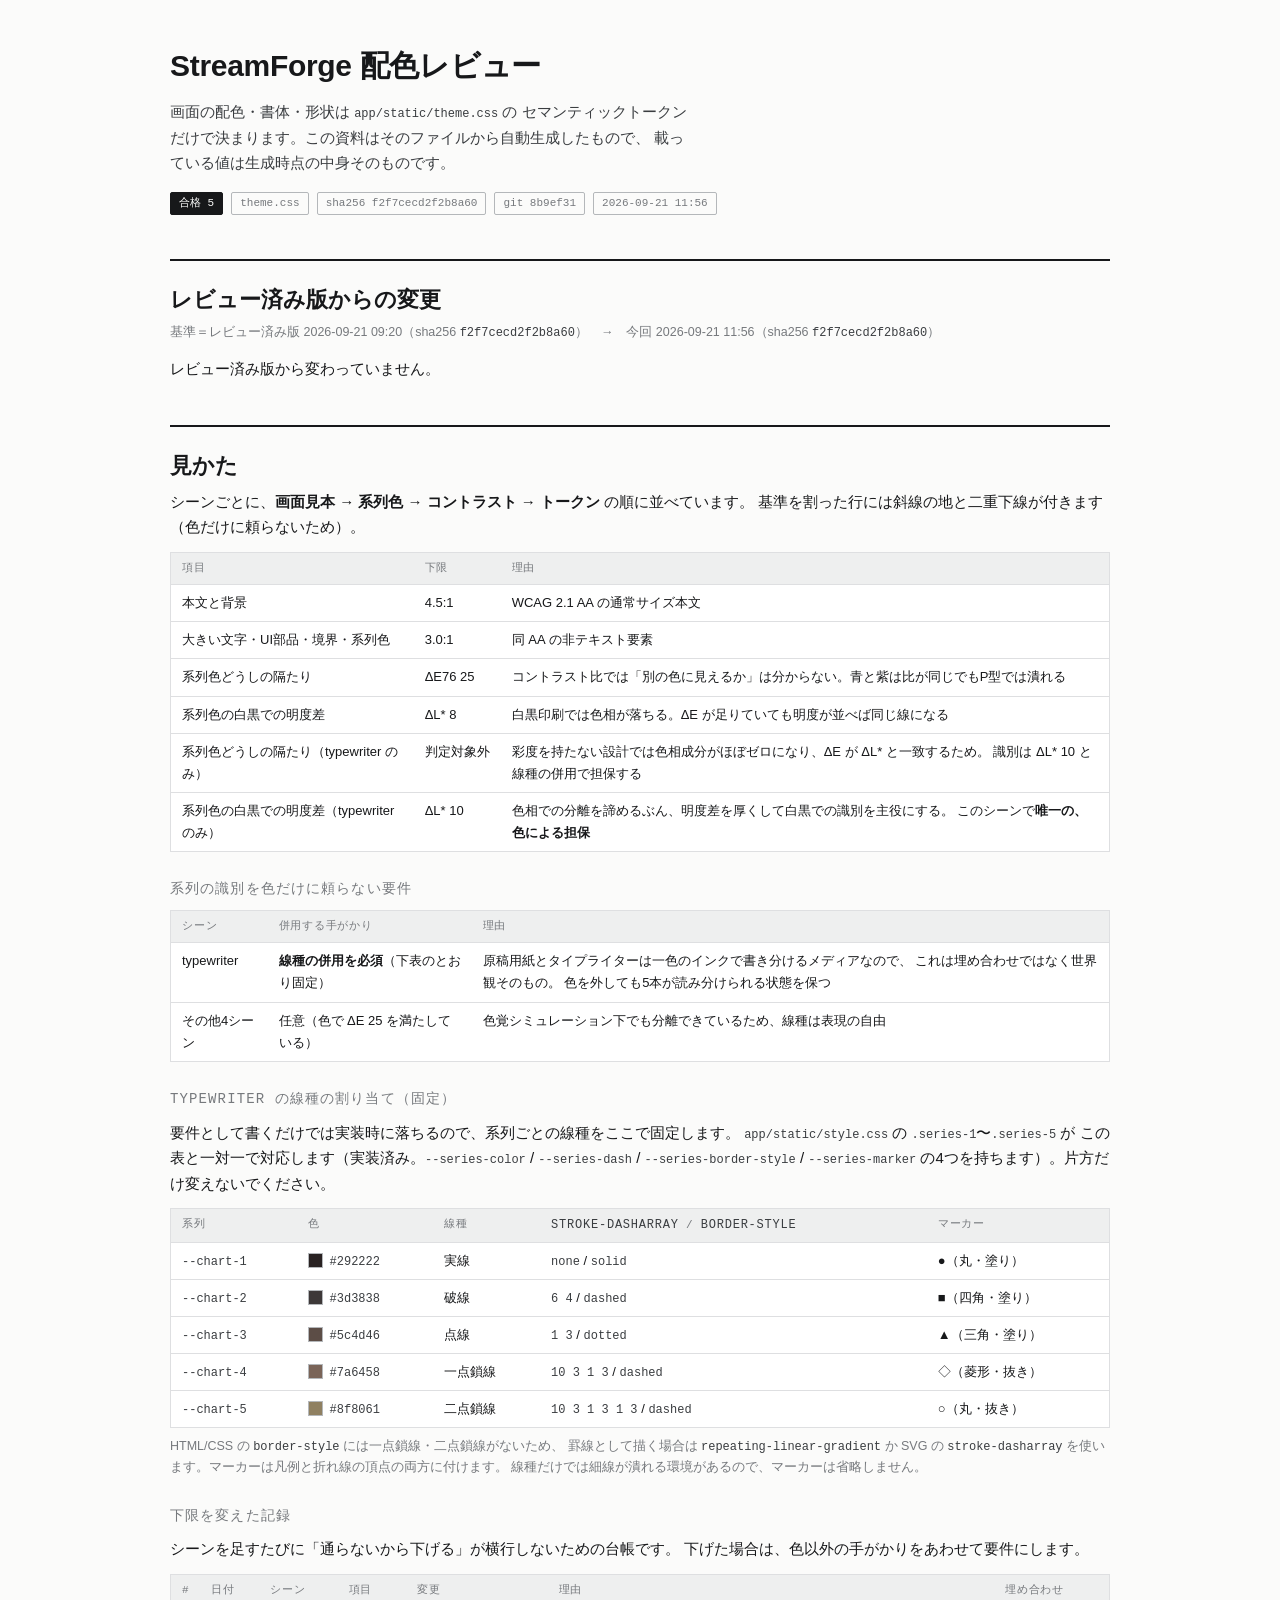
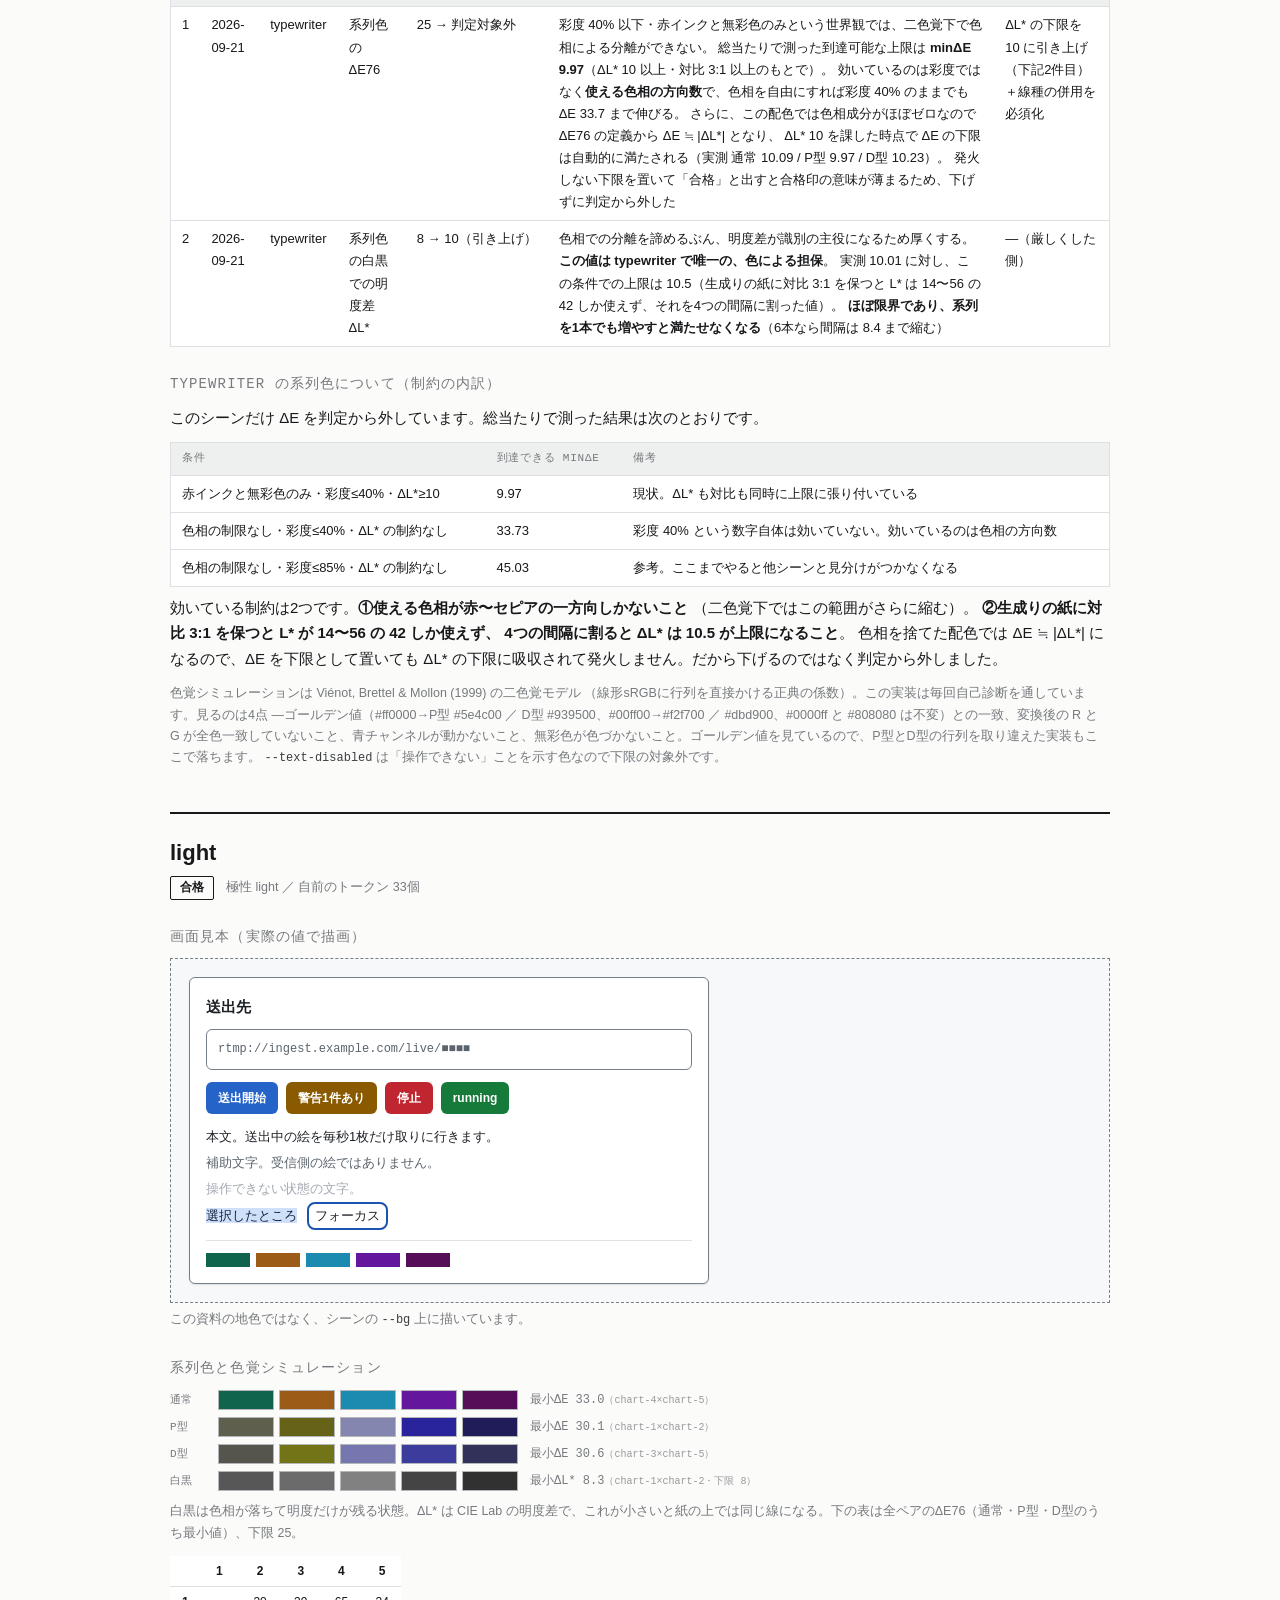
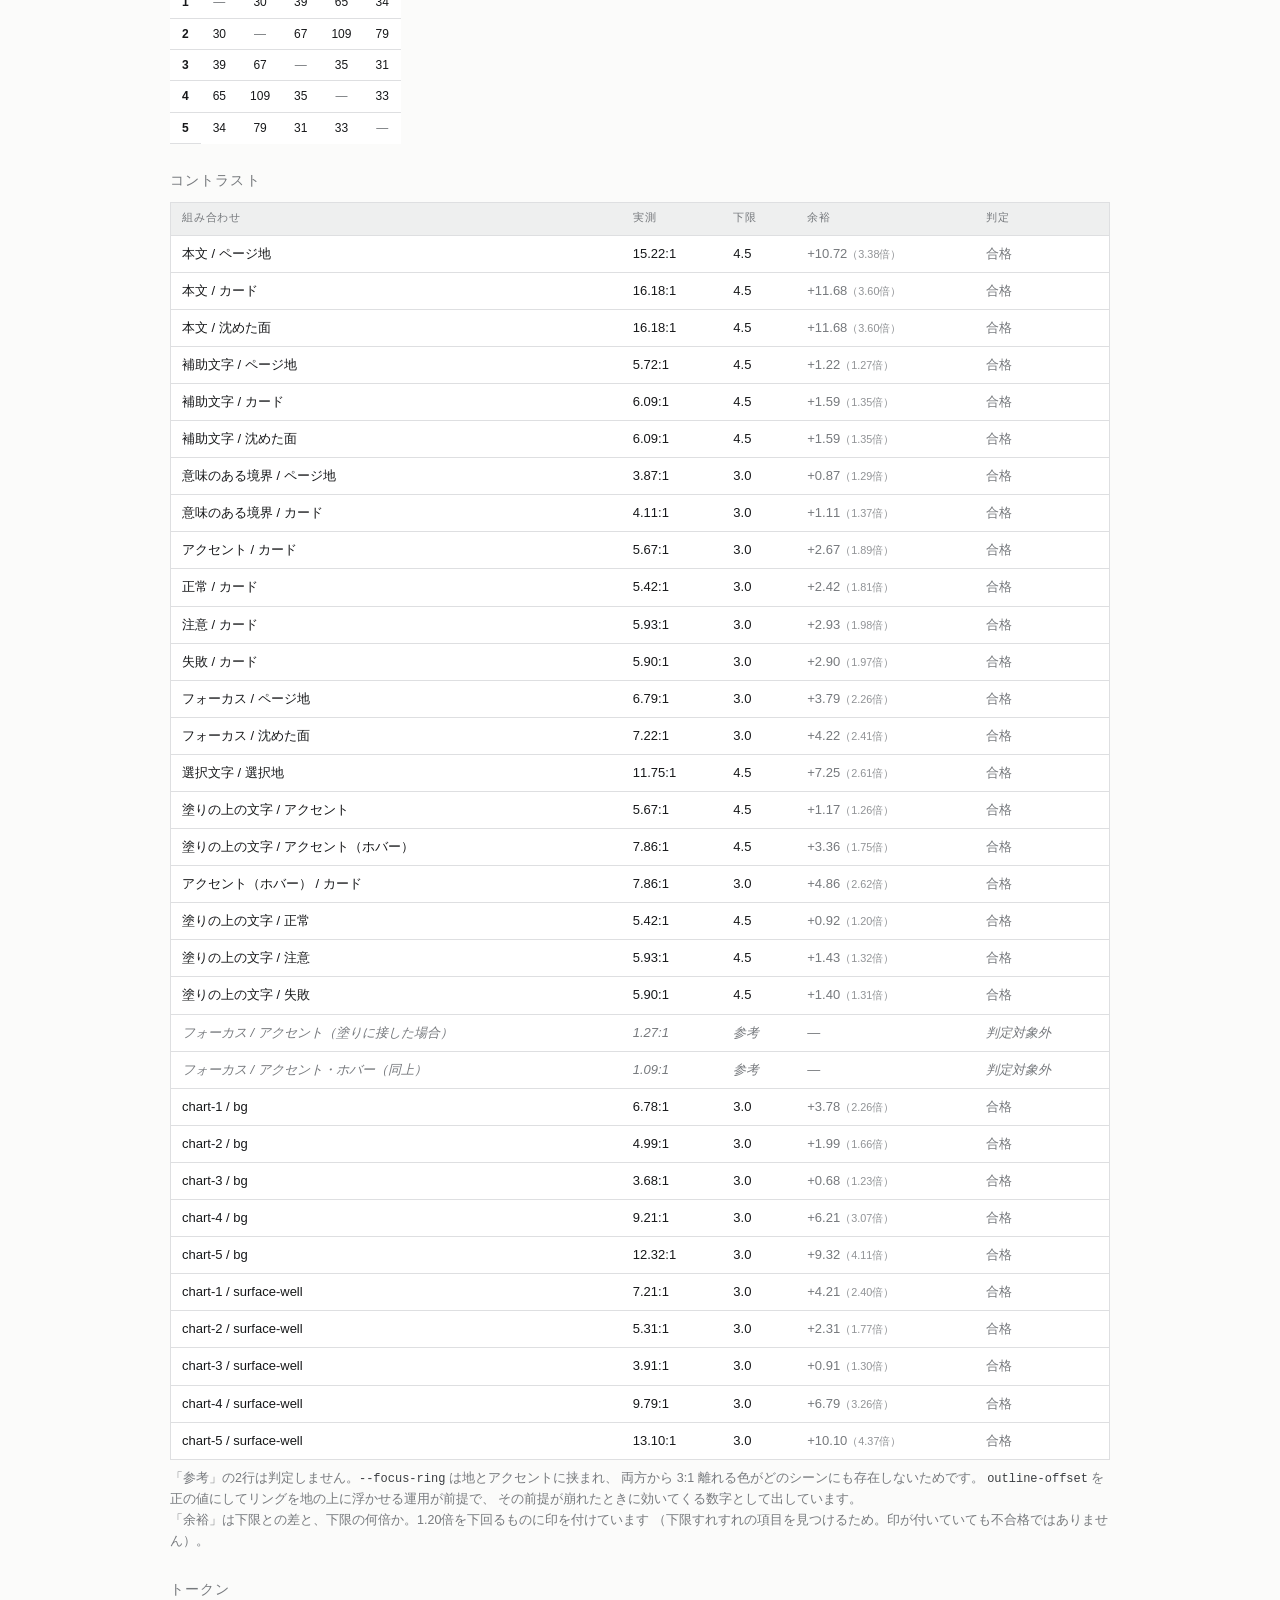
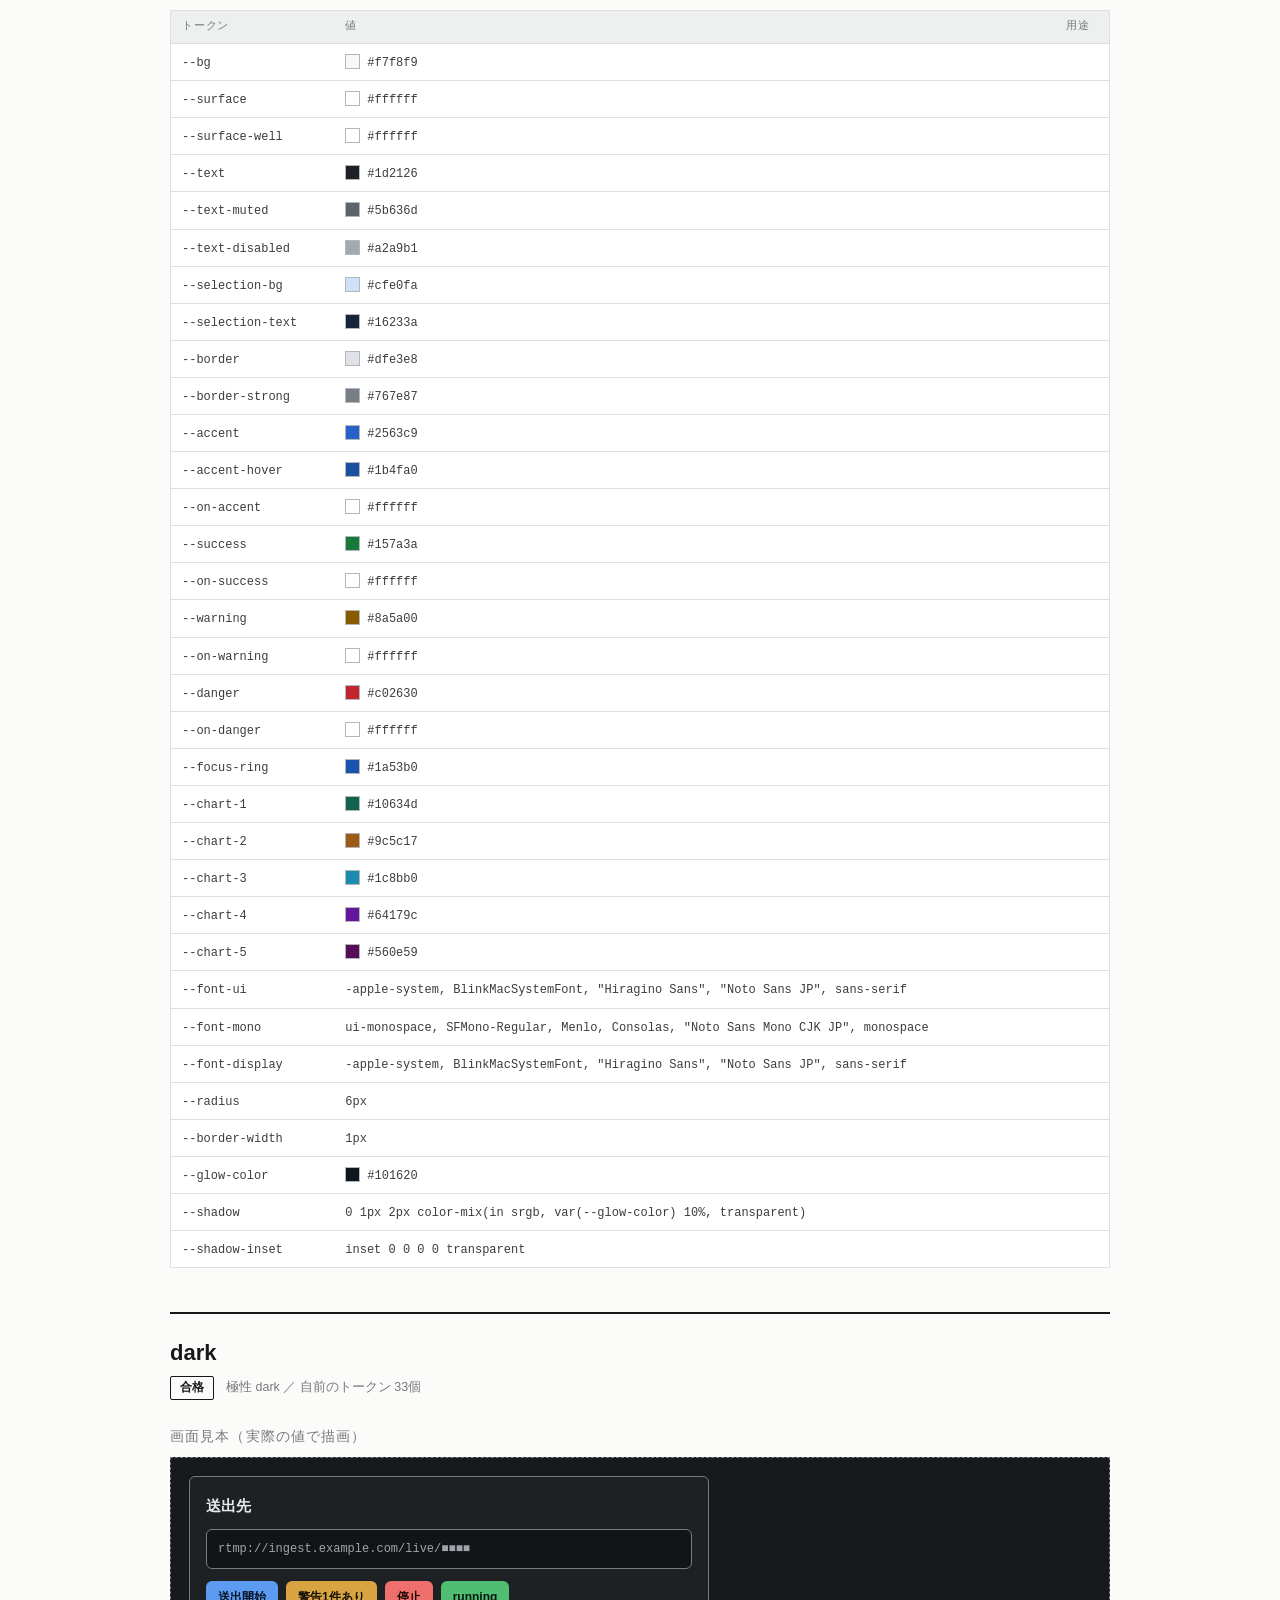
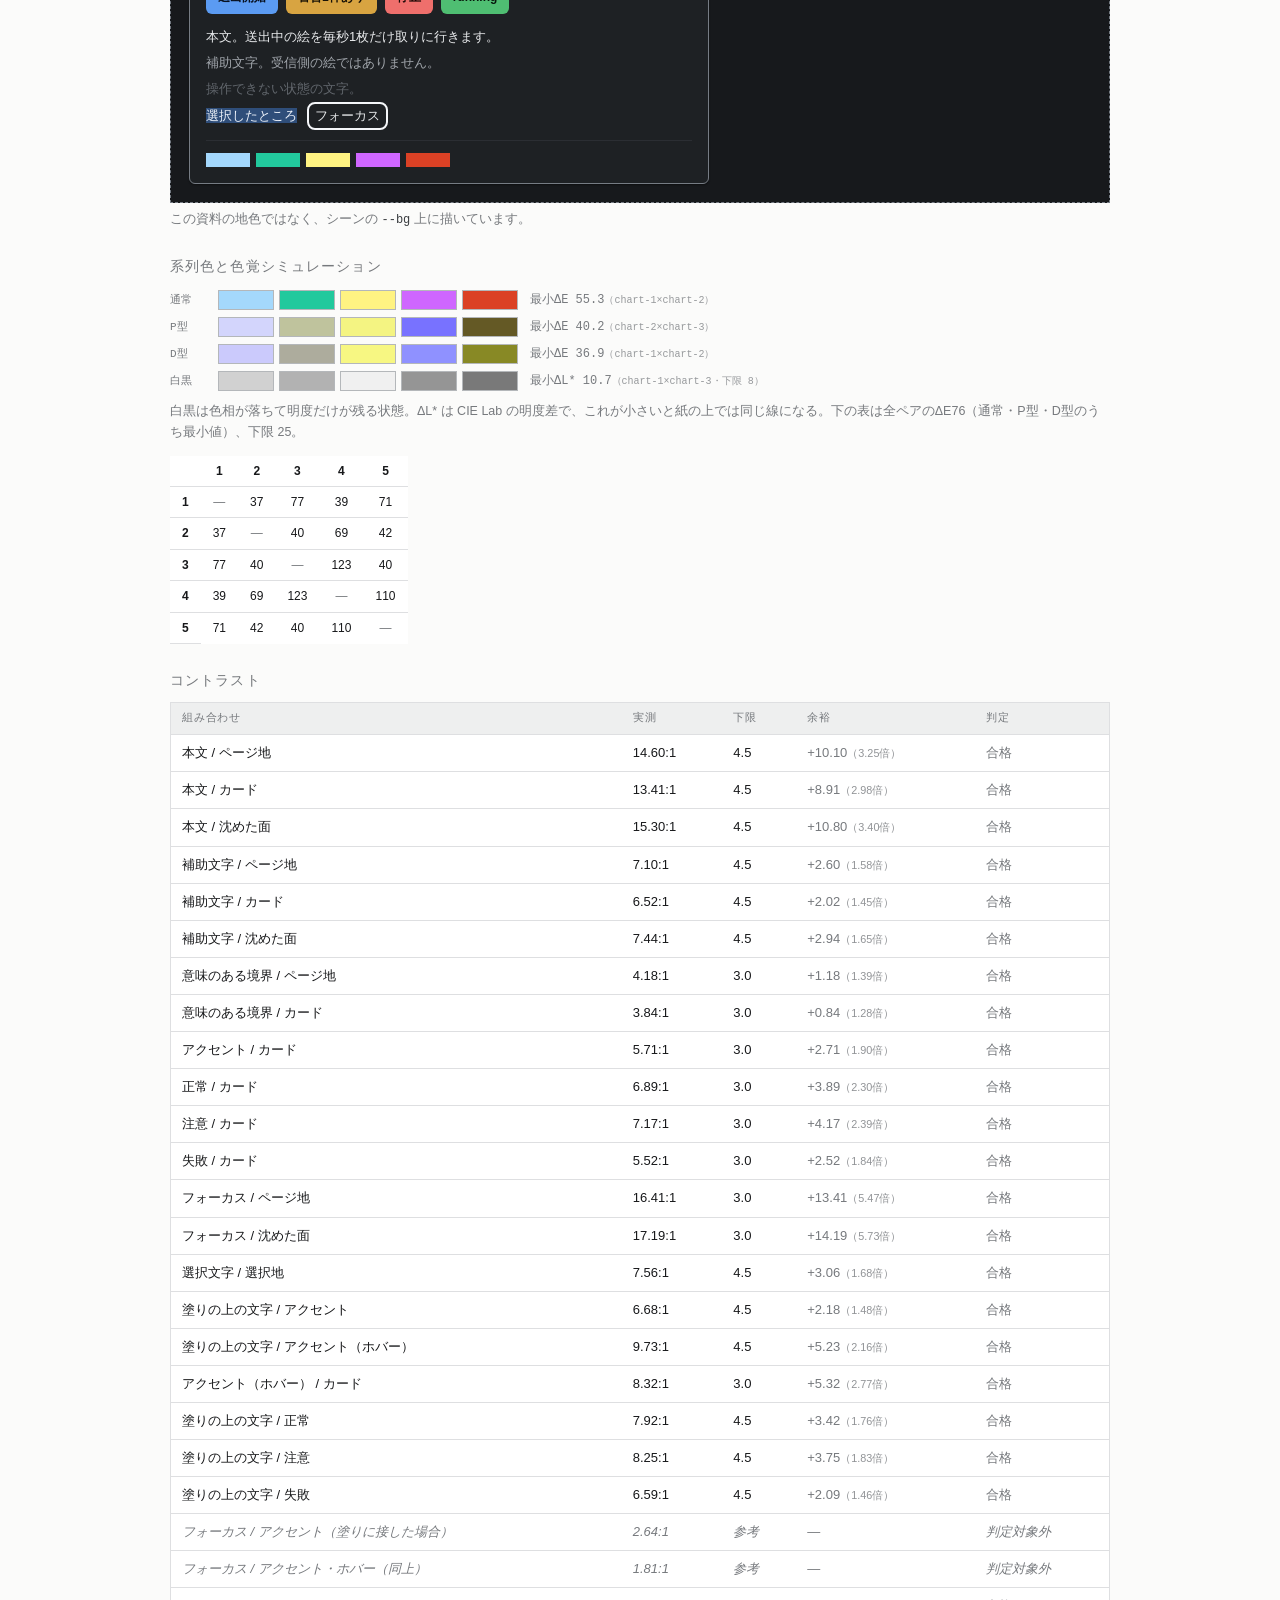
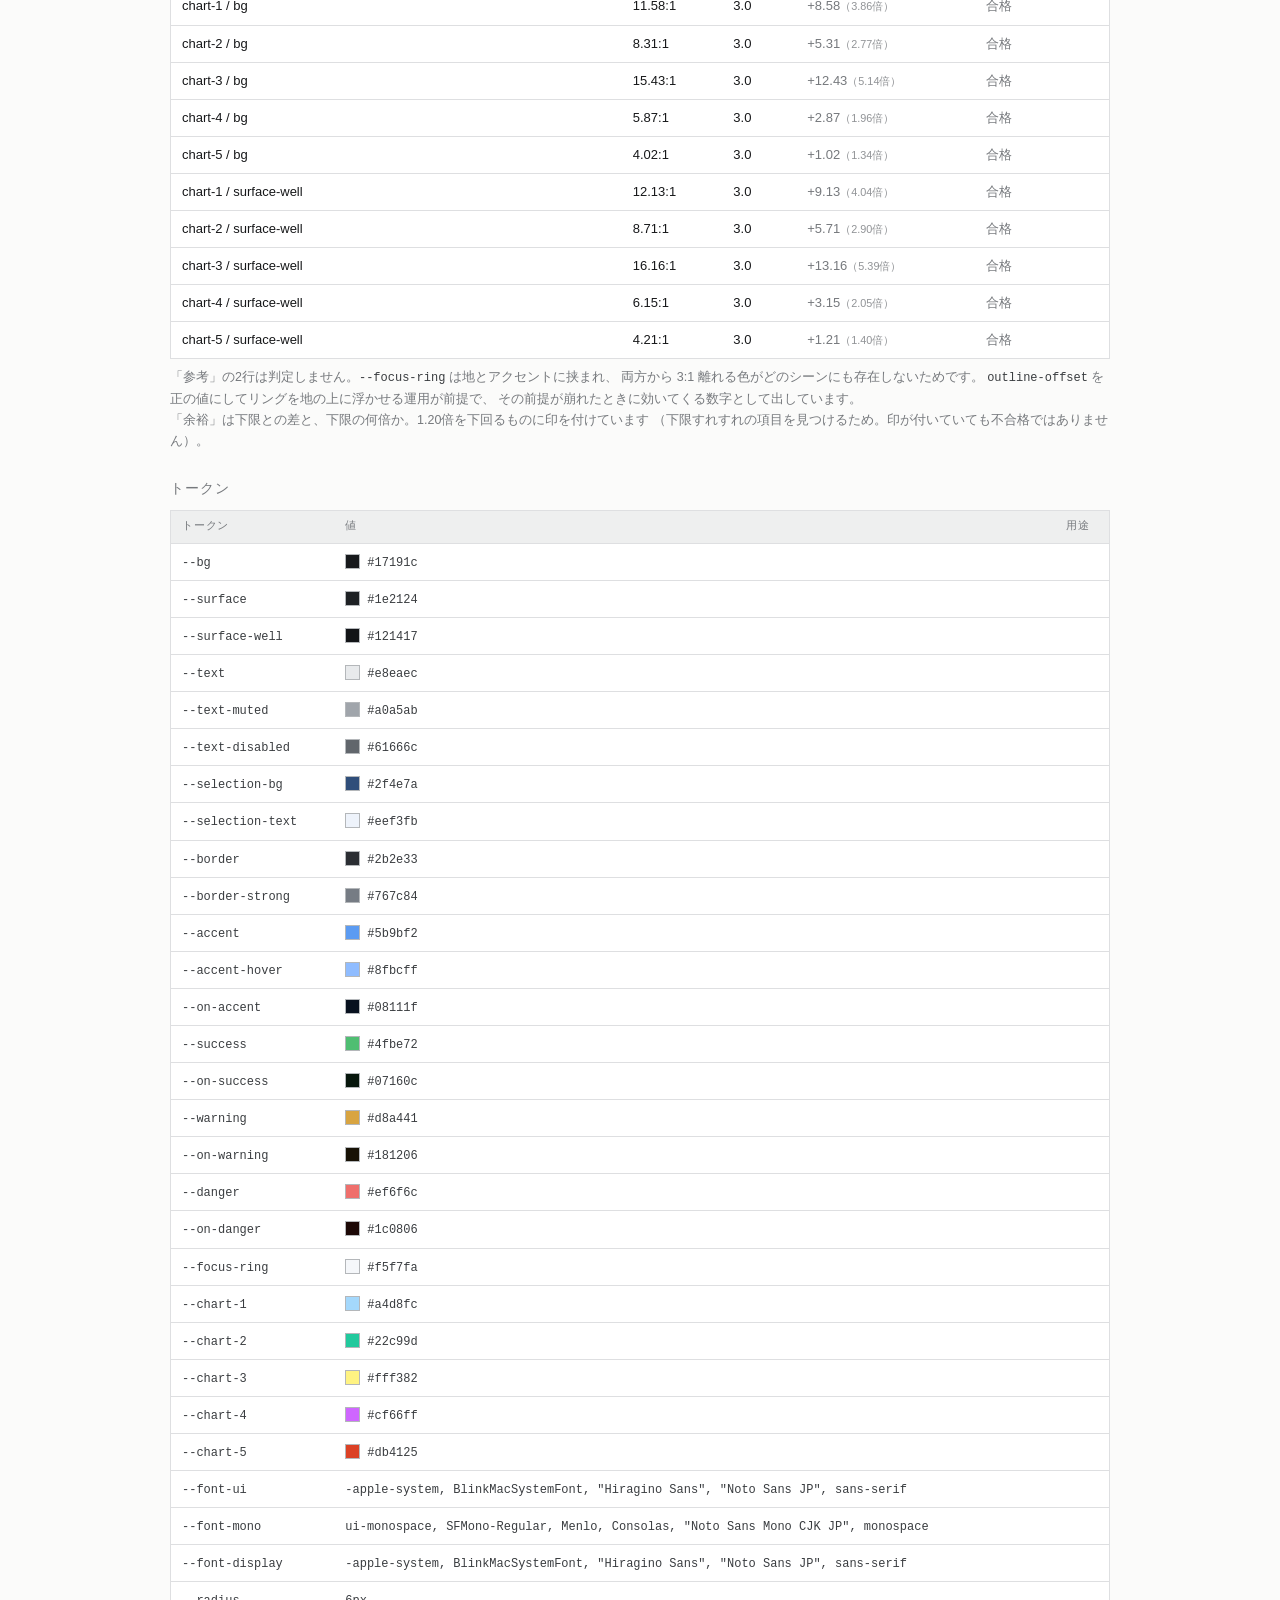
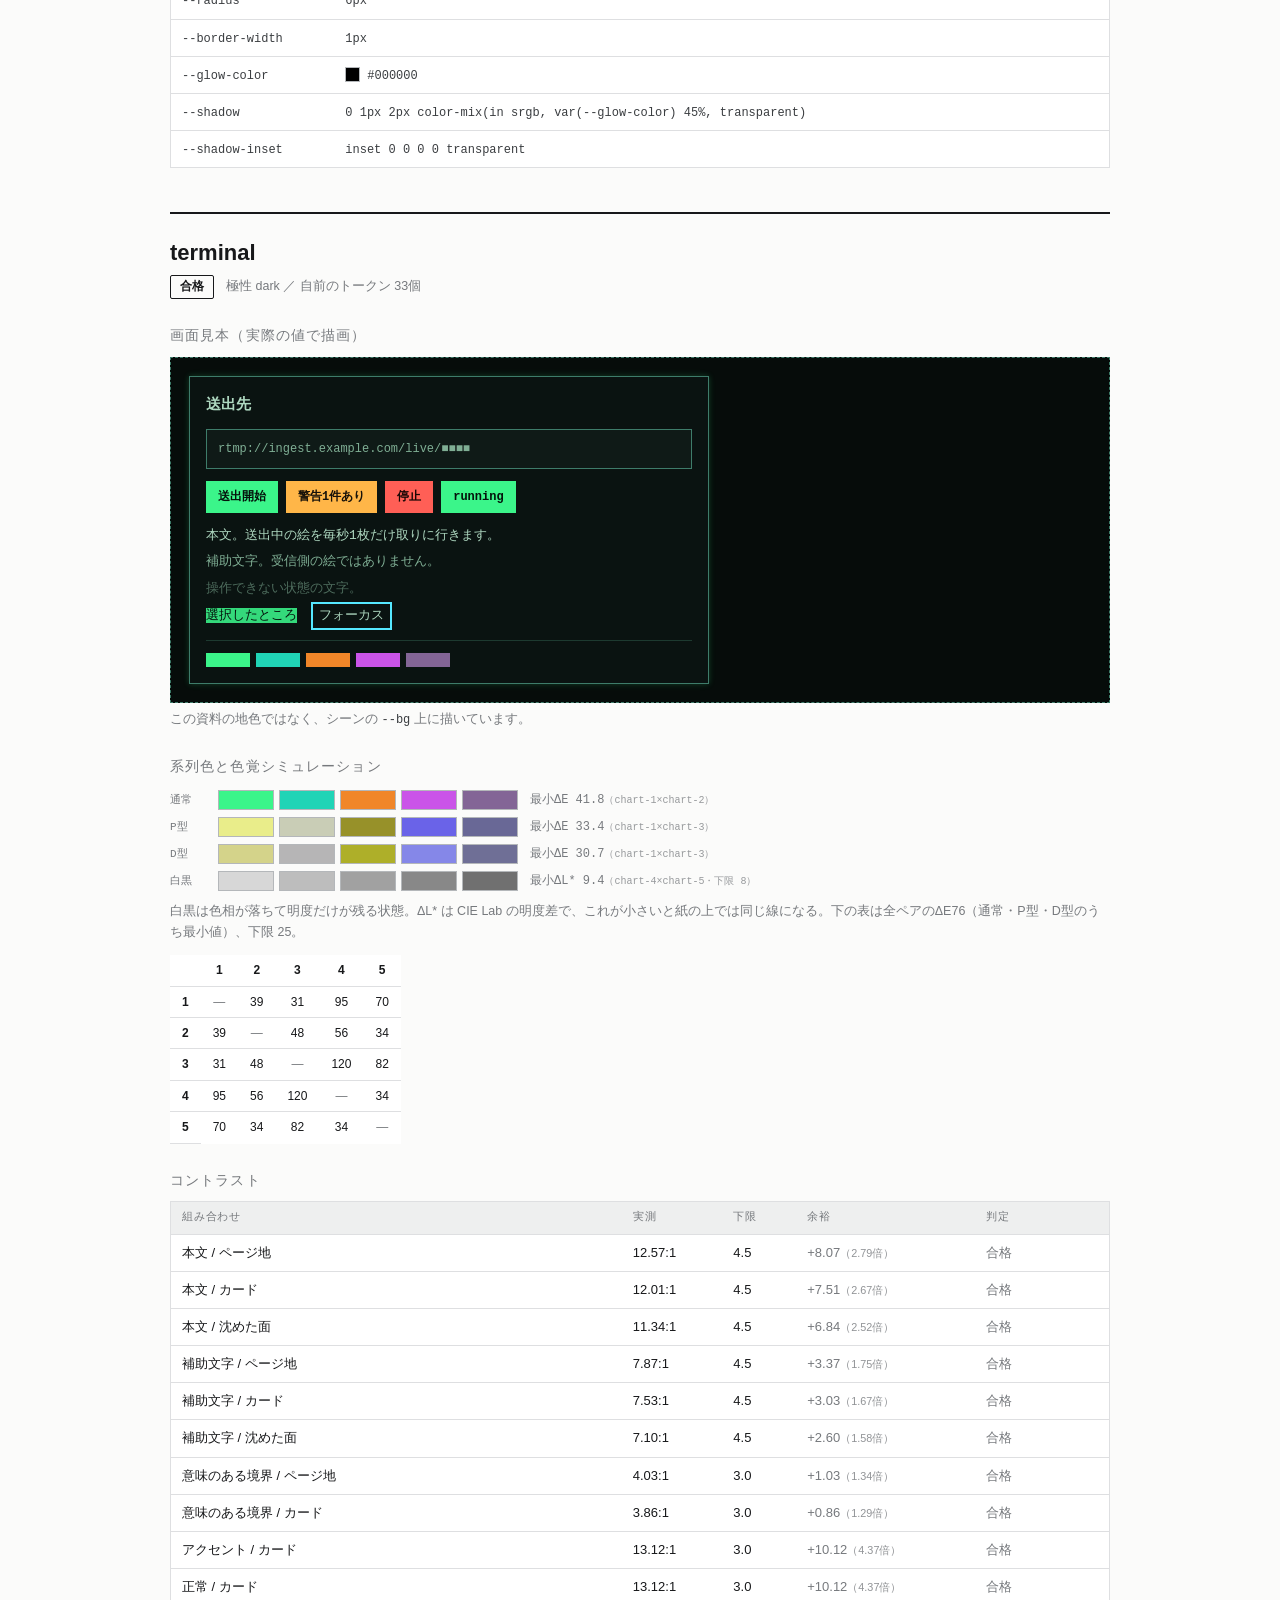
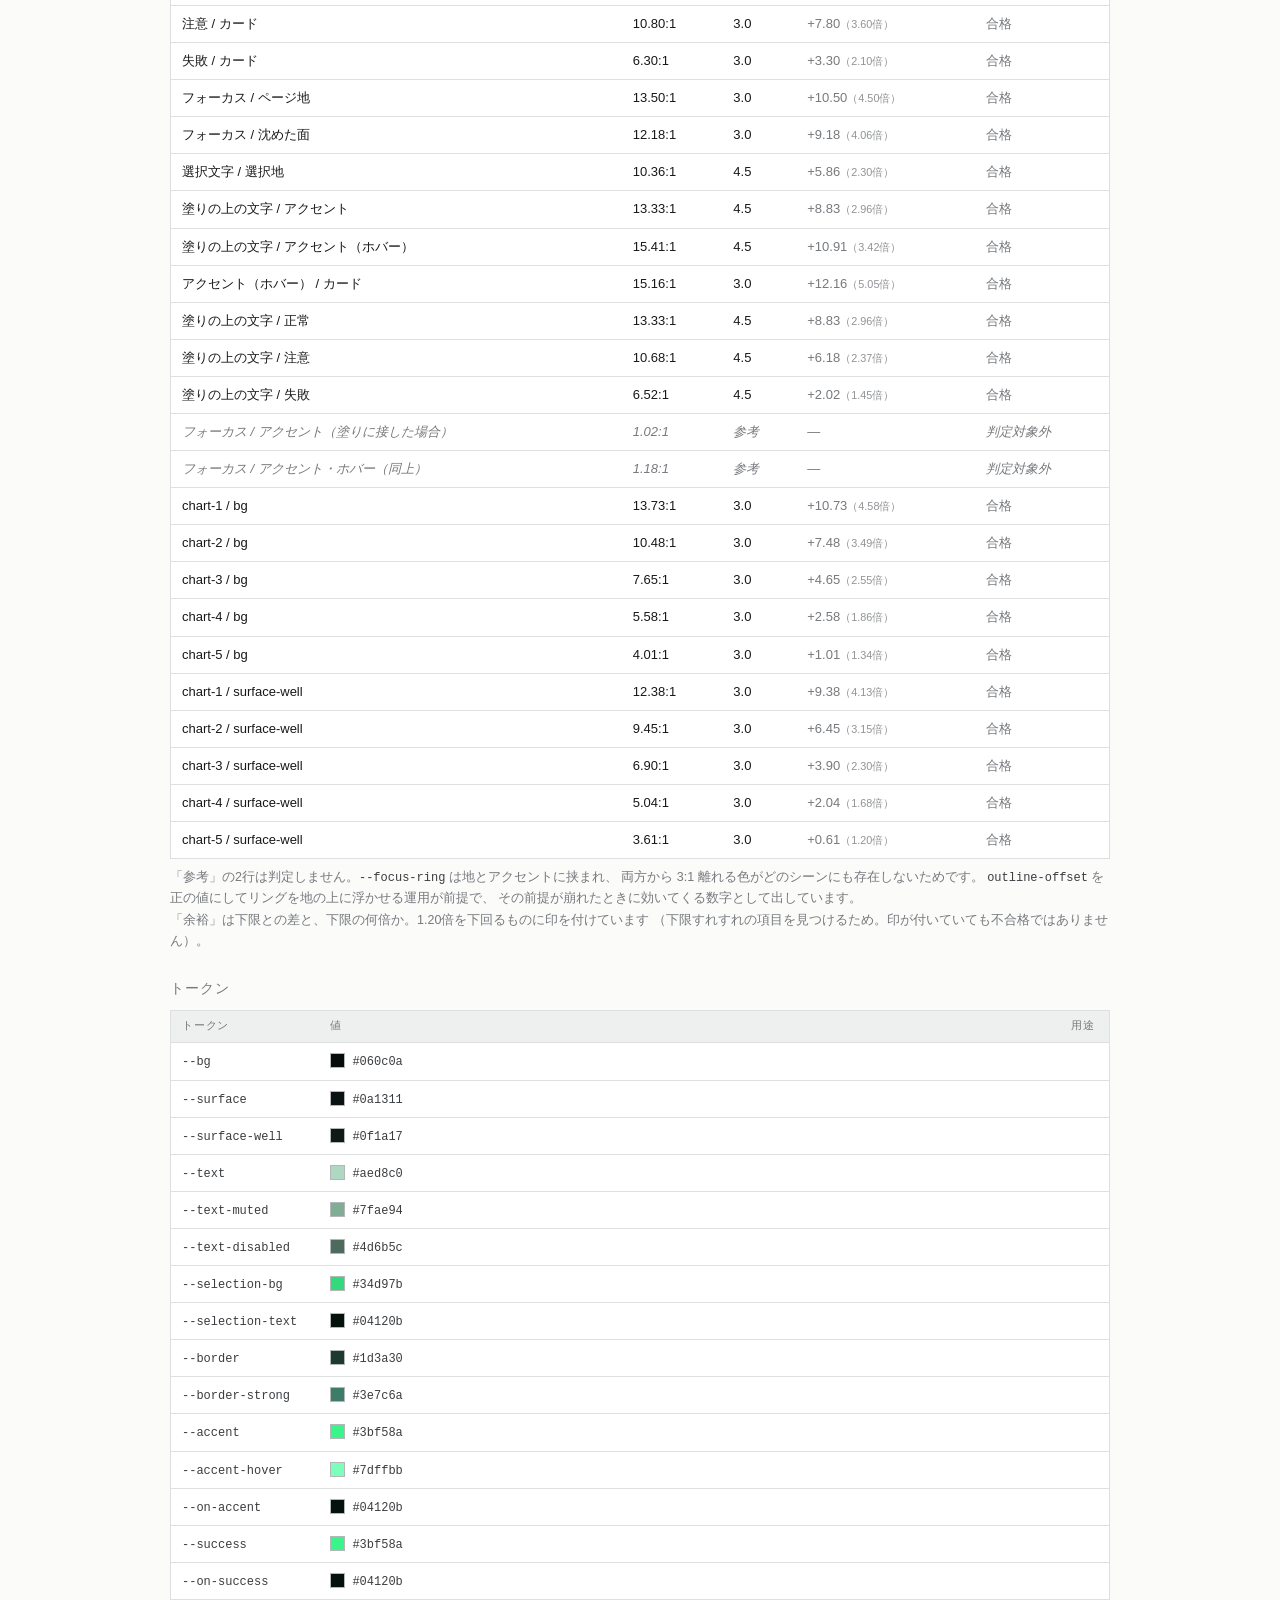
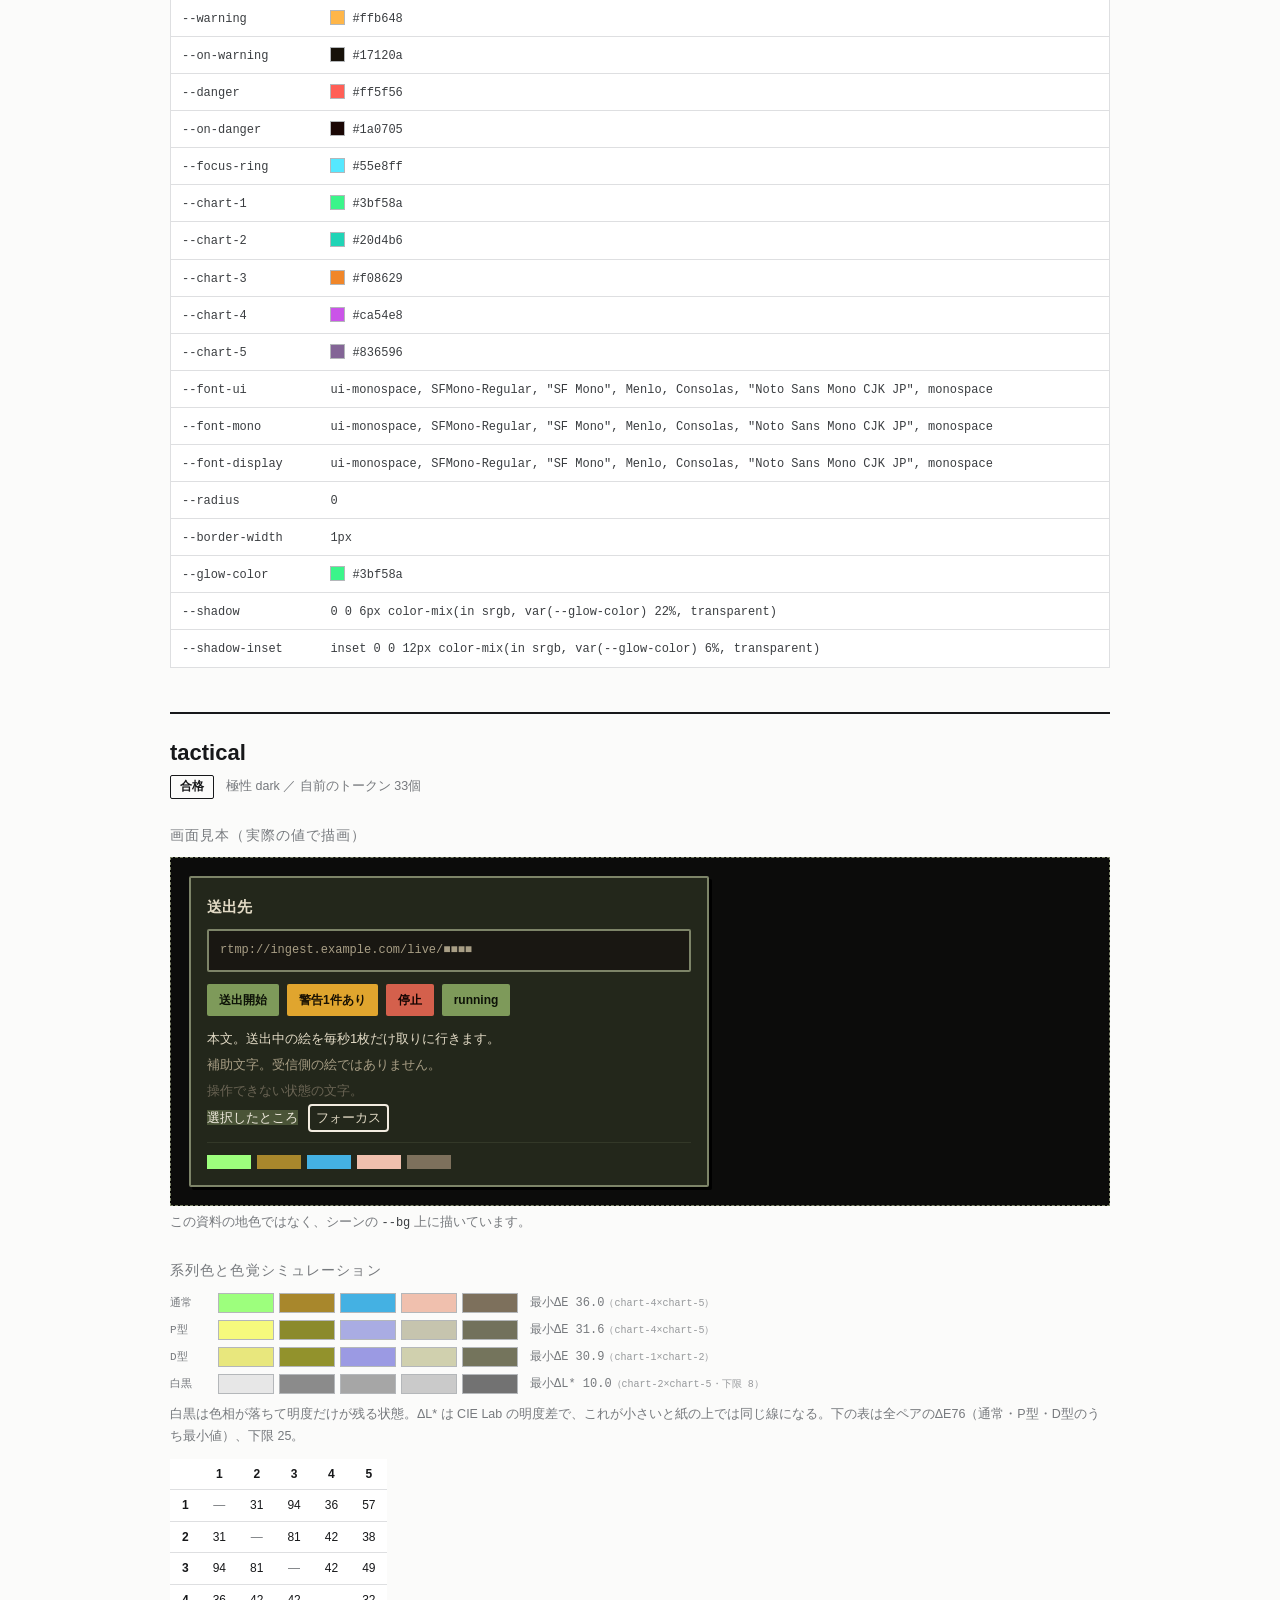
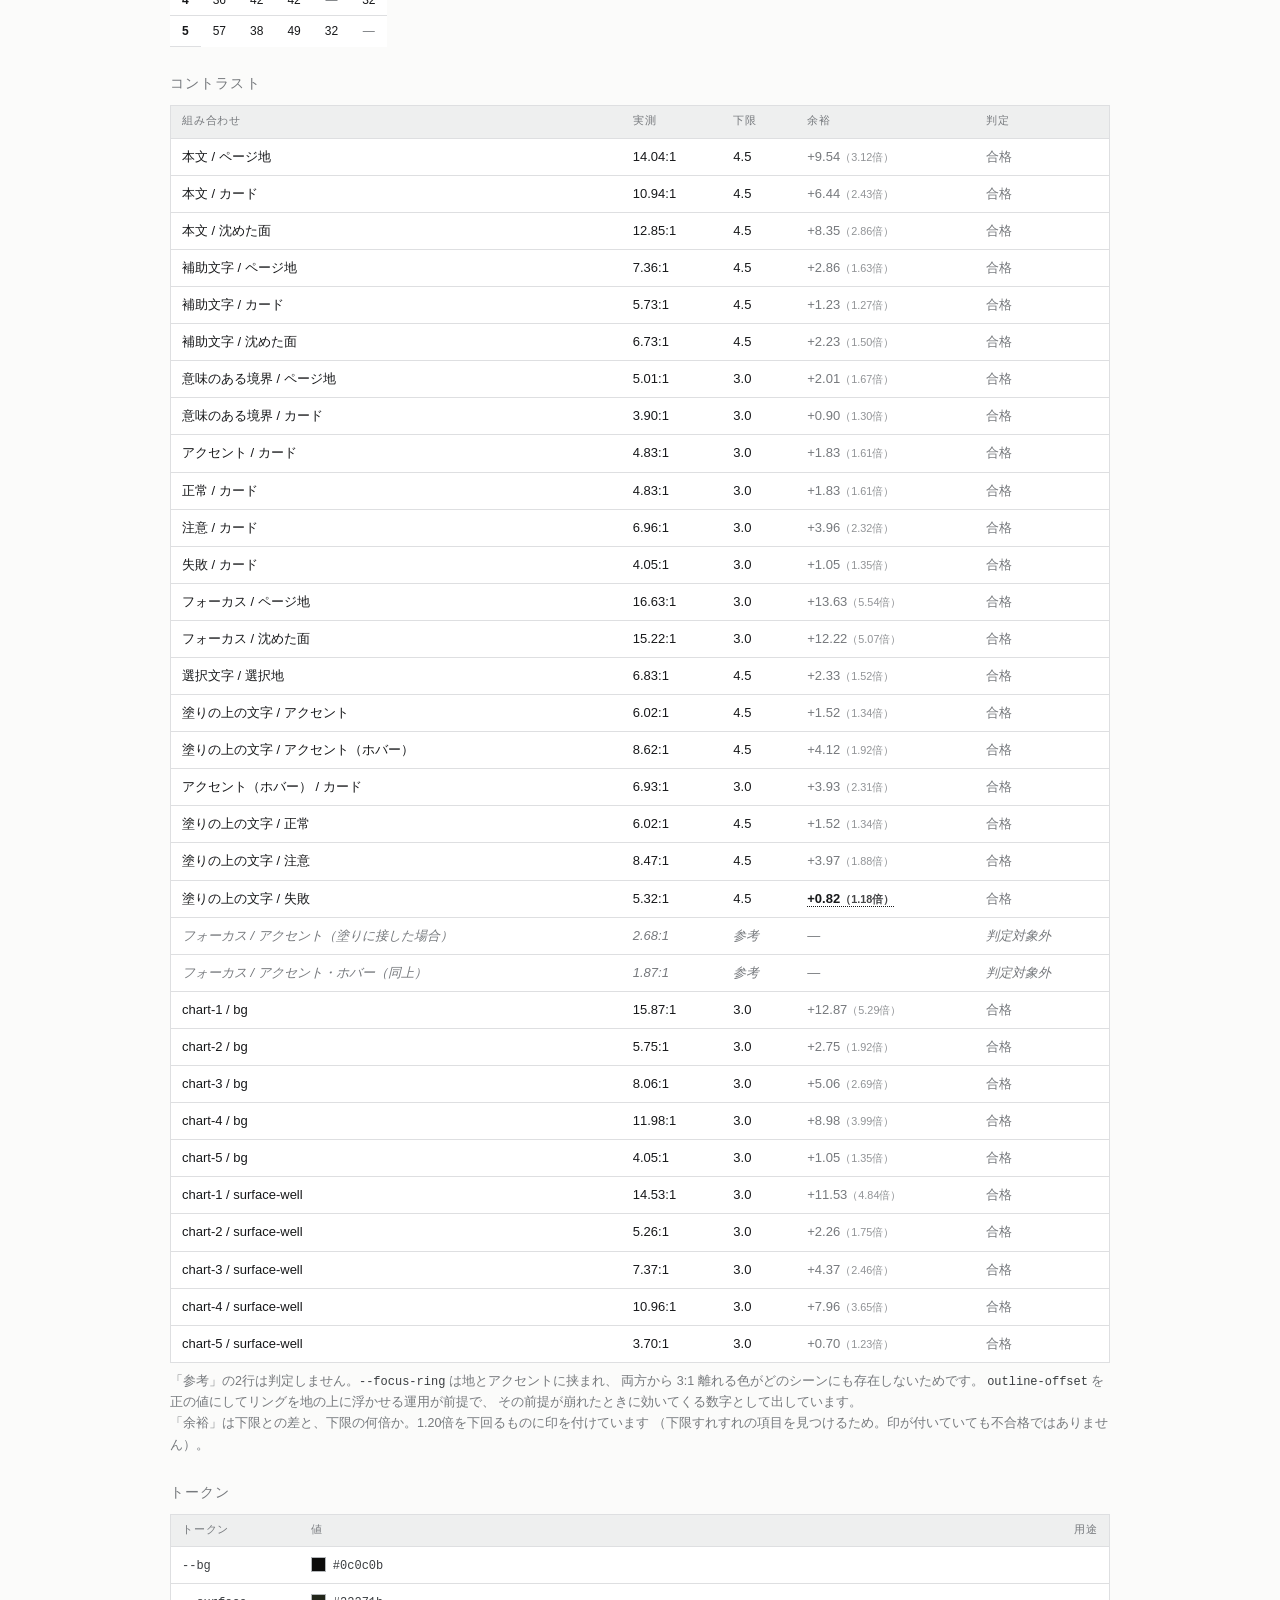
<file: docs/theme-review.html>
<!doctype html>
<html lang="ja"><head><meta charset="utf-8">
<meta name="viewport" content="width=device-width,initial-scale=1">
<title>StreamForge 配色レビュー</title><style>
:root{--pg:#fbfbfa;--sf:#fff;--ink:#17181a;--ink2:#3a3d40;--mut:#76797d;--ln:#dedfe1;--lns:#b4b7ba;--fill:#eeefef}
@media (prefers-color-scheme:dark){:root:not([data-theme=light]){--pg:#131416;--sf:#1a1c1e;--ink:#edeeef;--ink2:#c6c8ca;--mut:#8e9195;--ln:#2e3134;--lns:#4c5053;--fill:#26292b}}
:root[data-theme=dark]{--pg:#131416;--sf:#1a1c1e;--ink:#edeeef;--ink2:#c6c8ca;--mut:#8e9195;--ln:#2e3134;--lns:#4c5053;--fill:#26292b}
*{box-sizing:border-box}
body{margin:0;background:var(--pg);color:var(--ink);font:15px/1.7 -apple-system,BlinkMacSystemFont,"Hiragino Sans","Noto Sans JP",sans-serif}
.page{max-width:980px;margin:0 auto;padding-inline:20px;padding-block:40px 80px}
h1{font-size:30px;margin:0 0 8px;letter-spacing:-.01em}
.sub{margin:0;color:var(--ink2);max-width:62ch}
.meta{display:flex;gap:8px;flex-wrap:wrap;margin:16px 0 0}
.tag{font:11px/1.6 ui-monospace,Menlo,monospace;border:1px solid var(--lns);color:var(--mut);padding:2px 8px;border-radius:2px}
.tag.pass{background:var(--ink);color:var(--pg);border-color:var(--ink)}
h2{font-size:22px;margin:44px 0 4px;padding-top:20px;border-top:2px solid var(--ink)}
h3{font-size:14px;margin:26px 0 8px;font-family:ui-monospace,Menlo,monospace;letter-spacing:.08em;text-transform:uppercase;color:var(--mut);font-weight:500}
p{margin:0 0 12px}.cap{font-size:12.5px;color:var(--mut)}
.badge{font:12px/1.5 ui-monospace,Menlo,monospace;padding:2px 9px;border-radius:2px;border:1px solid var(--lns);color:var(--mut)}
.badge.pass{border-color:var(--ink);color:var(--ink);font-weight:600}
.badge.fail{border-width:2px;border-style:double;border-color:var(--ink);color:var(--ink);font-weight:600}
.scene-head{display:flex;align-items:baseline;gap:12px;flex-wrap:wrap}
.mock{padding:18px;border:1px dashed var(--lns);margin:8px 0 6px}
.mock-card{padding:16px;max-width:520px}
.mock-h{font-size:15px;font-weight:600;margin-bottom:10px}
.mock-in{padding:9px 11px;font-size:12px;margin-bottom:12px;overflow:hidden;white-space:nowrap}
.mock-row{display:flex;gap:8px;flex-wrap:wrap;margin-bottom:12px}
.mock-btn{padding:6px 12px;font-size:12px;font-weight:600}
.mock-p{font-size:13px;margin:0 0 4px}
.mock-focus{display:inline-block;padding:1px 6px;margin-left:8px;font-size:13px}
.mock-rule{margin:12px 0}
.mock-charts{display:flex;gap:6px}
.mock-charts span{width:44px;height:14px;display:block}
.tw{overflow-x:auto;border:1px solid var(--ln);margin-bottom:8px}
table{border-collapse:collapse;width:100%;background:var(--sf);font-size:13px;min-width:460px}
th,td{text-align:left;padding:7px 11px;border-bottom:1px solid var(--ln);vertical-align:top}
thead th{font:11px/1.6 ui-monospace,Menlo,monospace;letter-spacing:.07em;text-transform:uppercase;color:var(--mut);background:var(--fill);white-space:nowrap}
tbody tr:last-child td{border-bottom:none}
.num{font-variant-numeric:tabular-nums;white-space:nowrap}
tr.ok td:last-child{color:var(--mut)}
tr.ng{background:repeating-linear-gradient(-45deg,transparent 0 6px,var(--fill) 6px 12px)}
tr.ng td:last-child{font-weight:700;text-decoration:underline double}
.sw{display:inline-block;width:15px;height:15px;border:1px solid var(--lns);vertical-align:-3px;margin-right:7px}
code{font:12px/1.5 ui-monospace,Menlo,monospace;color:var(--ink2);word-break:break-all}
.bands{display:grid;gap:7px;margin:10px 0}
.band{display:flex;align-items:center;gap:12px;flex-wrap:wrap}
.band-l{font:11px/1.5 ui-monospace,Menlo,monospace;color:var(--mut);width:36px;flex:0 0 36px}
.band-c{display:flex;gap:5px}
.band-c span{width:56px;height:20px;display:block;border:1px solid var(--lns)}
.band-n{font:12px/1.5 ui-monospace,Menlo,monospace;color:var(--mut)}
.band-n.ng{color:var(--ink);font-weight:700;text-decoration:underline double}
.band-n small{opacity:.75}
table.grid{min-width:0;width:auto}
table.grid td,table.grid th{text-align:center;padding:5px 12px;font-size:12px}
table.grid td.self{color:var(--mut)}
table.grid td.ng{font-weight:700;text-decoration:underline double}
table.grid td.info{color:var(--mut);font-style:italic}
.band-n.info{color:var(--mut);font-style:italic}
tr.info td{color:var(--mut);font-style:italic}
.mg{color:var(--mut)}
.mg small{opacity:.8}
.mg.tight{color:var(--ink);font-weight:600;border-bottom:1px dotted var(--ink)}
.todo{border-left:5px double var(--lns);padding:10px 14px;background:var(--sf);font-size:13px;color:var(--ink2)}
footer{margin-top:56px;border-top:1px solid var(--ln);padding-top:14px;font-size:12px;color:var(--mut)}
</style></head><body>
<div class="page">
<h1>StreamForge 配色レビュー</h1>
<p class="sub">画面の配色・書体・形状は <code>app/static/theme.css</code> の
セマンティックトークンだけで決まります。この資料はそのファイルから自動生成したもので、
載っている値は生成時点の中身そのものです。</p>
<div class="meta"><span class="tag pass">合格 5</span><span class="tag">theme.css</span><span class="tag">sha256 f2f7cecd2f2b8a60</span><span class="tag">git 8b9ef31</span><span class="tag">2026-09-21 11:56</span></div>

<h2>レビュー済み版からの変更</h2>
<p class="cap">基準＝レビュー済み版 2026-09-21 09:20（sha256 <code>f2f7cecd2f2b8a60</code>）　→　今回 2026-09-21 11:56（sha256 <code>f2f7cecd2f2b8a60</code>）</p><p>レビュー済み版から変わっていません。</p>

<h2>見かた</h2>
<p>シーンごとに、<b>画面見本 → 系列色 → コントラスト → トークン</b> の順に並べています。
基準を割った行には斜線の地と二重下線が付きます（色だけに頼らないため）。</p>
<div class="tw"><table><thead><tr><th>項目</th><th>下限</th><th>理由</th></tr></thead><tbody>
<tr><td>本文と背景</td><td class="num">4.5:1</td><td>WCAG 2.1 AA の通常サイズ本文</td></tr>
<tr><td>大きい文字・UI部品・境界・系列色</td><td class="num">3.0:1</td><td>同 AA の非テキスト要素</td></tr>
<tr><td>系列色どうしの隔たり</td><td class="num">ΔE76 25</td>
<td>コントラスト比では「別の色に見えるか」は分からない。青と紫は比が同じでもP型では潰れる</td></tr>
<tr><td>系列色の白黒での明度差</td><td class="num">ΔL* 8</td>
<td>白黒印刷では色相が落ちる。ΔE が足りていても明度が並べば同じ線になる</td></tr>
<tr><td>系列色どうしの隔たり（typewriter のみ）</td><td class="num">判定対象外</td>
<td>彩度を持たない設計では色相成分がほぼゼロになり、ΔE が ΔL* と一致するため。
識別は ΔL* 10 と線種の併用で担保する</td></tr>
<tr><td>系列色の白黒での明度差（typewriter のみ）</td><td class="num">ΔL* 10</td>
<td>色相での分離を諦めるぶん、明度差を厚くして白黒での識別を主役にする。
このシーンで<b>唯一の、色による担保</b></td></tr>
</tbody></table></div>

<h3>系列の識別を色だけに頼らない要件</h3>
<div class="tw"><table><thead><tr><th>シーン</th><th>併用する手がかり</th><th>理由</th></tr></thead><tbody>
<tr><td>typewriter</td><td><b>線種の併用を必須</b>（下表のとおり固定）</td>
<td>原稿用紙とタイプライターは一色のインクで書き分けるメディアなので、
これは埋め合わせではなく世界観そのもの。
色を外しても5本が読み分けられる状態を保つ</td></tr>
<tr><td>その他4シーン</td><td>任意（色で ΔE 25 を満たしている）</td>
<td>色覚シミュレーション下でも分離できているため、線種は表現の自由</td></tr>
</tbody></table></div>

<h3>typewriter の線種の割り当て（固定）</h3>
<p>要件として書くだけでは実装時に落ちるので、系列ごとの線種をここで固定します。
<code>app/static/style.css</code> の <code>.series-1</code>〜<code>.series-5</code> が
この表と一対一で対応します（実装済み。<code>--series-color</code> /
<code>--series-dash</code> / <code>--series-border-style</code> /
<code>--series-marker</code> の4つを持ちます）。片方だけ変えないでください。</p>
<div class="tw"><table><thead><tr><th>系列</th><th>色</th><th>線種</th>
<th><code>stroke-dasharray</code> / <code>border-style</code></th><th>マーカー</th></tr></thead><tbody>
<tr><td><code>--chart-1</code></td><td><span class="sw" style="background:#292222"></span><code>#292222</code></td>
<td>実線</td><td class="num"><code>none</code> / <code>solid</code></td><td>●（丸・塗り）</td></tr>
<tr><td><code>--chart-2</code></td><td><span class="sw" style="background:#3d3838"></span><code>#3d3838</code></td>
<td>破線</td><td class="num"><code>6 4</code> / <code>dashed</code></td><td>■（四角・塗り）</td></tr>
<tr><td><code>--chart-3</code></td><td><span class="sw" style="background:#5c4d46"></span><code>#5c4d46</code></td>
<td>点線</td><td class="num"><code>1 3</code> / <code>dotted</code></td><td>▲（三角・塗り）</td></tr>
<tr><td><code>--chart-4</code></td><td><span class="sw" style="background:#7a6458"></span><code>#7a6458</code></td>
<td>一点鎖線</td><td class="num"><code>10 3 1 3</code> / <code>dashed</code></td><td>◇（菱形・抜き）</td></tr>
<tr><td><code>--chart-5</code></td><td><span class="sw" style="background:#8f8061"></span><code>#8f8061</code></td>
<td>二点鎖線</td><td class="num"><code>10 3 1 3 1 3</code> / <code>dashed</code></td><td>○（丸・抜き）</td></tr>
</tbody></table></div>
<p class="cap">HTML/CSS の <code>border-style</code> には一点鎖線・二点鎖線がないため、
罫線として描く場合は <code>repeating-linear-gradient</code> か SVG の
<code>stroke-dasharray</code> を使います。マーカーは凡例と折れ線の頂点の両方に付けます。
線種だけでは細線が潰れる環境があるので、マーカーは省略しません。</p>

<h3>下限を変えた記録</h3>
<p>シーンを足すたびに「通らないから下げる」が横行しないための台帳です。
下げた場合は、色以外の手がかりをあわせて要件にします。</p>
<div class="tw"><table><thead><tr><th>#</th><th>日付</th><th>シーン</th><th>項目</th>
<th>変更</th><th>理由</th><th>埋め合わせ</th></tr></thead><tbody>
<tr><td class="num">1</td><td>2026-09-21</td><td>typewriter</td><td>系列色の ΔE76</td>
<td class="num">25 → 判定対象外</td>
<td>彩度 40% 以下・赤インクと無彩色のみという世界観では、二色覚下で色相による分離ができない。
総当たりで測った到達可能な上限は <b>minΔE 9.97</b>（ΔL* 10 以上・対比 3:1 以上のもとで）。
効いているのは彩度ではなく<b>使える色相の方向数</b>で、色相を自由にすれば彩度 40% のままでも
ΔE 33.7 まで伸びる。
さらに、この配色では色相成分がほぼゼロなので ΔE76 の定義から ΔE ≒ |ΔL*| となり、
ΔL* 10 を課した時点で ΔE の下限は自動的に満たされる（実測 通常 10.09 / P型 9.97 / D型 10.23）。
発火しない下限を置いて「合格」と出すと合格印の意味が薄まるため、下げずに判定から外した</td>
<td>ΔL* の下限を 10 に引き上げ（下記2件目）＋線種の併用を必須化</td></tr>
<tr><td class="num">2</td><td>2026-09-21</td><td>typewriter</td><td>系列色の白黒での明度差 ΔL*</td>
<td class="num">8 → 10（引き上げ）</td>
<td>色相での分離を諦めるぶん、明度差が識別の主役になるため厚くする。
<b>この値は typewriter で唯一の、色による担保</b>。
実測 10.01 に対し、この条件での上限は 10.5（生成りの紙に対比 3:1 を保つと
L* は 14〜56 の 42 しか使えず、それを4つの間隔に割った値）。
<b>ほぼ限界であり、系列を1本でも増やすと満たせなくなる</b>（6本なら間隔は 8.4 まで縮む）</td>
<td>—（厳しくした側）</td></tr>
</tbody></table></div>

<h3>typewriter の系列色について（制約の内訳）</h3>
<p>このシーンだけ ΔE を判定から外しています。総当たりで測った結果は次のとおりです。</p>
<div class="tw"><table><thead><tr><th>条件</th><th>到達できる minΔE</th><th>備考</th></tr></thead><tbody>
<tr><td>赤インクと無彩色のみ・彩度≤40%・ΔL*≥10</td><td class="num">9.97</td>
<td>現状。ΔL* も対比も同時に上限に張り付いている</td></tr>
<tr><td>色相の制限なし・彩度≤40%・ΔL* の制約なし</td><td class="num">33.73</td>
<td>彩度 40% という数字自体は効いていない。効いているのは色相の方向数</td></tr>
<tr><td>色相の制限なし・彩度≤85%・ΔL* の制約なし</td><td class="num">45.03</td>
<td>参考。ここまでやると他シーンと見分けがつかなくなる</td></tr>
</tbody></table></div>
<p>効いている制約は2つです。<b>①使える色相が赤〜セピアの一方向しかないこと</b>
（二色覚下ではこの範囲がさらに縮む）。
<b>②生成りの紙に対比 3:1 を保つと L* が 14〜56 の 42 しか使えず、
4つの間隔に割ると ΔL* は 10.5 が上限になること</b>。
色相を捨てた配色では ΔE ≒ |ΔL*| になるので、ΔE を下限として置いても
ΔL* の下限に吸収されて発火しません。だから下げるのではなく判定から外しました。</p>
<p class="cap">色覚シミュレーションは Viénot, Brettel &amp; Mollon (1999) の二色覚モデル
（線形sRGBに行列を直接かける正典の係数）。この実装は毎回自己診断を通しています。見るのは4点 —ゴールデン値（#ff0000→P型 #5e4c00 ／ D型 #939500、#00ff00→#f2f700 ／ #dbd900、#0000ff と #808080 は不変）との一致、変換後の R と G が全色一致していないこと、青チャンネルが動かないこと、無彩色が色づかないこと。ゴールデン値を見ているので、P型とD型の行列を取り違えた実装もここで落ちます。
<code>--text-disabled</code> は「操作できない」ことを示す色なので下限の対象外です。</p>


<h2>light</h2>
<div class="scene-head"><span class="badge pass">合格</span>
  <span class="cap">極性 light ／ 自前のトークン 33個</span></div>

<h3>画面見本（実際の値で描画）</h3>

<div class="mock" style="background:#f7f8f9;color:#1d2126;
     font-family:-apple-system, BlinkMacSystemFont, &quot;Hiragino Sans&quot;,
                  &quot;Noto Sans JP&quot;, sans-serif;border-color:#767e87">
  <div class="mock-card" style="background:#ffffff;border:1px solid #767e87;
       border-radius:6px;box-shadow:0 1px 2px color-mix(in srgb, #101620 10%, transparent)">
    <div class="mock-h" style="font-family:-apple-system, BlinkMacSystemFont, &quot;Hiragino Sans&quot;,
                  &quot;Noto Sans JP&quot;, sans-serif">送出先</div>
    <div class="mock-in" style="background:#ffffff;border:1px solid #767e87;
         border-radius:6px;color:#5b636d;font-family:ui-monospace, SFMono-Regular, Menlo, Consolas,
                  &quot;Noto Sans Mono CJK JP&quot;, monospace">
      rtmp://ingest.example.com/live/■■■■
    </div>
    <div class="mock-row">
      <span class="mock-btn" style="background:#2563c9;color:#ffffff;
            border-radius:6px">送出開始</span>
      <span class="mock-btn" style="background:#8a5a00;color:#ffffff;
            border-radius:6px">警告1件あり</span>
      <span class="mock-btn" style="background:#c02630;color:#ffffff;
            border-radius:6px">停止</span>
      <span class="mock-btn" style="background:#157a3a;color:#ffffff;
            border-radius:6px">running</span>
    </div>
    <div class="mock-p" style="color:#1d2126">本文。送出中の絵を毎秒1枚だけ取りに行きます。</div>
    <div class="mock-p" style="color:#5b636d">補助文字。受信側の絵ではありません。</div>
    <div class="mock-p" style="color:#a2a9b1">操作できない状態の文字。</div>
    <div class="mock-p"><span style="background:#cfe0fa;color:#16233a">選択したところ</span>
      <span class="mock-focus" style="outline:2px solid #1a53b0;border-radius:6px;
            color:#1d2126">フォーカス</span></div>
    <div class="mock-rule" style="border-top:1px solid #dfe3e8"></div>
    <div class="mock-charts"><span style="background:#10634d"></span><span style="background:#9c5c17"></span><span style="background:#1c8bb0"></span><span style="background:#64179c"></span><span style="background:#560e59"></span></div>
  </div>
</div>
<p class="cap">この資料の地色ではなく、シーンの <code>--bg</code> 上に描いています。</p>
<h3>系列色と色覚シミュレーション</h3>
<div class="bands"><div class="band"><span class="band-l">通常</span><div class="band-c"><span style="background:#10634d"></span><span style="background:#9c5c17"></span><span style="background:#1c8bb0"></span><span style="background:#64179c"></span><span style="background:#560e59"></span></div><span class="band-n ok">最小ΔE 33.0<small>（chart-4×chart-5）</small></span></div><div class="band"><span class="band-l">P型</span><div class="band-c"><span style="background:#5e604d"></span><span style="background:#666217"></span><span style="background:#8486b0"></span><span style="background:#29239c"></span><span style="background:#201b59"></span></div><span class="band-n ok">最小ΔE 30.1<small>（chart-1×chart-2）</small></span></div><div class="band"><span class="band-l">D型</span><div class="band-c"><span style="background:#55544d"></span><span style="background:#737417"></span><span style="background:#7777b0"></span><span style="background:#3b3c9c"></span><span style="background:#313159"></span></div><span class="band-n ok">最小ΔE 30.6<small>（chart-3×chart-5）</small></span></div><div class="band"><span class="band-l">白黒</span><div class="band-c"><span style="background:#575757"></span><span style="background:#6b6b6b"></span><span style="background:#818181"></span><span style="background:#444444"></span><span style="background:#313131"></span></div><span class="band-n ok">最小ΔL* 8.3<small>（chart-1×chart-2・下限 8）</small></span></div></div><p class="cap">白黒は色相が落ちて明度だけが残る状態。ΔL* は CIE Lab の明度差で、これが小さいと紙の上では同じ線になる。下の表は全ペアのΔE76（通常・P型・D型のうち最小値）、下限 25。</p><table class="grid"><tr><th></th><th>1</th><th>2</th><th>3</th><th>4</th><th>5</th></tr><tr><th>1</th><td class="self">—</td><td class="ok num">30</td><td class="ok num">39</td><td class="ok num">65</td><td class="ok num">34</td></tr><tr><th>2</th><td class="ok num">30</td><td class="self">—</td><td class="ok num">67</td><td class="ok num">109</td><td class="ok num">79</td></tr><tr><th>3</th><td class="ok num">39</td><td class="ok num">67</td><td class="self">—</td><td class="ok num">35</td><td class="ok num">31</td></tr><tr><th>4</th><td class="ok num">65</td><td class="ok num">109</td><td class="ok num">35</td><td class="self">—</td><td class="ok num">33</td></tr><tr><th>5</th><td class="ok num">34</td><td class="ok num">79</td><td class="ok num">31</td><td class="ok num">33</td><td class="self">—</td></tr></table>
<h3>コントラスト</h3>
<div class="tw"><table><thead><tr><th>組み合わせ</th><th>実測</th><th>下限</th><th>余裕</th>
<th>判定</th></tr></thead><tbody><tr class="ok"><td>本文 / ページ地</td><td class="num">15.22:1</td><td class="num">4.5</td><td class="num"><span class="mg">+10.72<small>（3.38倍）</small></span></td><td>合格</td></tr><tr class="ok"><td>本文 / カード</td><td class="num">16.18:1</td><td class="num">4.5</td><td class="num"><span class="mg">+11.68<small>（3.60倍）</small></span></td><td>合格</td></tr><tr class="ok"><td>本文 / 沈めた面</td><td class="num">16.18:1</td><td class="num">4.5</td><td class="num"><span class="mg">+11.68<small>（3.60倍）</small></span></td><td>合格</td></tr><tr class="ok"><td>補助文字 / ページ地</td><td class="num">5.72:1</td><td class="num">4.5</td><td class="num"><span class="mg">+1.22<small>（1.27倍）</small></span></td><td>合格</td></tr><tr class="ok"><td>補助文字 / カード</td><td class="num">6.09:1</td><td class="num">4.5</td><td class="num"><span class="mg">+1.59<small>（1.35倍）</small></span></td><td>合格</td></tr><tr class="ok"><td>補助文字 / 沈めた面</td><td class="num">6.09:1</td><td class="num">4.5</td><td class="num"><span class="mg">+1.59<small>（1.35倍）</small></span></td><td>合格</td></tr><tr class="ok"><td>意味のある境界 / ページ地</td><td class="num">3.87:1</td><td class="num">3.0</td><td class="num"><span class="mg">+0.87<small>（1.29倍）</small></span></td><td>合格</td></tr><tr class="ok"><td>意味のある境界 / カード</td><td class="num">4.11:1</td><td class="num">3.0</td><td class="num"><span class="mg">+1.11<small>（1.37倍）</small></span></td><td>合格</td></tr><tr class="ok"><td>アクセント / カード</td><td class="num">5.67:1</td><td class="num">3.0</td><td class="num"><span class="mg">+2.67<small>（1.89倍）</small></span></td><td>合格</td></tr><tr class="ok"><td>正常 / カード</td><td class="num">5.42:1</td><td class="num">3.0</td><td class="num"><span class="mg">+2.42<small>（1.81倍）</small></span></td><td>合格</td></tr><tr class="ok"><td>注意 / カード</td><td class="num">5.93:1</td><td class="num">3.0</td><td class="num"><span class="mg">+2.93<small>（1.98倍）</small></span></td><td>合格</td></tr><tr class="ok"><td>失敗 / カード</td><td class="num">5.90:1</td><td class="num">3.0</td><td class="num"><span class="mg">+2.90<small>（1.97倍）</small></span></td><td>合格</td></tr><tr class="ok"><td>フォーカス / ページ地</td><td class="num">6.79:1</td><td class="num">3.0</td><td class="num"><span class="mg">+3.79<small>（2.26倍）</small></span></td><td>合格</td></tr><tr class="ok"><td>フォーカス / 沈めた面</td><td class="num">7.22:1</td><td class="num">3.0</td><td class="num"><span class="mg">+4.22<small>（2.41倍）</small></span></td><td>合格</td></tr><tr class="ok"><td>選択文字 / 選択地</td><td class="num">11.75:1</td><td class="num">4.5</td><td class="num"><span class="mg">+7.25<small>（2.61倍）</small></span></td><td>合格</td></tr><tr class="ok"><td>塗りの上の文字 / アクセント</td><td class="num">5.67:1</td><td class="num">4.5</td><td class="num"><span class="mg">+1.17<small>（1.26倍）</small></span></td><td>合格</td></tr><tr class="ok"><td>塗りの上の文字 / アクセント（ホバー）</td><td class="num">7.86:1</td><td class="num">4.5</td><td class="num"><span class="mg">+3.36<small>（1.75倍）</small></span></td><td>合格</td></tr><tr class="ok"><td>アクセント（ホバー） / カード</td><td class="num">7.86:1</td><td class="num">3.0</td><td class="num"><span class="mg">+4.86<small>（2.62倍）</small></span></td><td>合格</td></tr><tr class="ok"><td>塗りの上の文字 / 正常</td><td class="num">5.42:1</td><td class="num">4.5</td><td class="num"><span class="mg">+0.92<small>（1.20倍）</small></span></td><td>合格</td></tr><tr class="ok"><td>塗りの上の文字 / 注意</td><td class="num">5.93:1</td><td class="num">4.5</td><td class="num"><span class="mg">+1.43<small>（1.32倍）</small></span></td><td>合格</td></tr><tr class="ok"><td>塗りの上の文字 / 失敗</td><td class="num">5.90:1</td><td class="num">4.5</td><td class="num"><span class="mg">+1.40<small>（1.31倍）</small></span></td><td>合格</td></tr><tr class="info"><td>フォーカス / アクセント（塗りに接した場合）</td><td class="num">1.27:1</td><td class="num">参考</td><td class="num">—</td><td>判定対象外</td></tr><tr class="info"><td>フォーカス / アクセント・ホバー（同上）</td><td class="num">1.09:1</td><td class="num">参考</td><td class="num">—</td><td>判定対象外</td></tr><tr class="ok"><td>chart-1 / bg</td><td class="num">6.78:1</td><td class="num">3.0</td><td class="num"><span class="mg">+3.78<small>（2.26倍）</small></span></td><td>合格</td></tr><tr class="ok"><td>chart-2 / bg</td><td class="num">4.99:1</td><td class="num">3.0</td><td class="num"><span class="mg">+1.99<small>（1.66倍）</small></span></td><td>合格</td></tr><tr class="ok"><td>chart-3 / bg</td><td class="num">3.68:1</td><td class="num">3.0</td><td class="num"><span class="mg">+0.68<small>（1.23倍）</small></span></td><td>合格</td></tr><tr class="ok"><td>chart-4 / bg</td><td class="num">9.21:1</td><td class="num">3.0</td><td class="num"><span class="mg">+6.21<small>（3.07倍）</small></span></td><td>合格</td></tr><tr class="ok"><td>chart-5 / bg</td><td class="num">12.32:1</td><td class="num">3.0</td><td class="num"><span class="mg">+9.32<small>（4.11倍）</small></span></td><td>合格</td></tr><tr class="ok"><td>chart-1 / surface-well</td><td class="num">7.21:1</td><td class="num">3.0</td><td class="num"><span class="mg">+4.21<small>（2.40倍）</small></span></td><td>合格</td></tr><tr class="ok"><td>chart-2 / surface-well</td><td class="num">5.31:1</td><td class="num">3.0</td><td class="num"><span class="mg">+2.31<small>（1.77倍）</small></span></td><td>合格</td></tr><tr class="ok"><td>chart-3 / surface-well</td><td class="num">3.91:1</td><td class="num">3.0</td><td class="num"><span class="mg">+0.91<small>（1.30倍）</small></span></td><td>合格</td></tr><tr class="ok"><td>chart-4 / surface-well</td><td class="num">9.79:1</td><td class="num">3.0</td><td class="num"><span class="mg">+6.79<small>（3.26倍）</small></span></td><td>合格</td></tr><tr class="ok"><td>chart-5 / surface-well</td><td class="num">13.10:1</td><td class="num">3.0</td><td class="num"><span class="mg">+10.10<small>（4.37倍）</small></span></td><td>合格</td></tr></tbody></table></div>
<p class="cap">「参考」の2行は判定しません。<code>--focus-ring</code> は地とアクセントに挟まれ、
両方から 3:1 離れる色がどのシーンにも存在しないためです。
<code>outline-offset</code> を正の値にしてリングを地の上に浮かせる運用が前提で、
その前提が崩れたときに効いてくる数字として出しています。<br>
「余裕」は下限との差と、下限の何倍か。1.20倍を下回るものに印を付けています
（下限すれすれの項目を見つけるため。印が付いていても不合格ではありません）。</p>
<h3>トークン</h3>
<div class="tw"><table><thead><tr><th>トークン</th><th>値</th><th>用途</th></tr></thead>
<tbody><tr><td><code>--bg</code></td><td><span class="sw" style="background:#f7f8f9"></span><code>#f7f8f9</code></td><td></td></tr><tr><td><code>--surface</code></td><td><span class="sw" style="background:#ffffff"></span><code>#ffffff</code></td><td></td></tr><tr><td><code>--surface-well</code></td><td><span class="sw" style="background:#ffffff"></span><code>#ffffff</code></td><td></td></tr><tr><td><code>--text</code></td><td><span class="sw" style="background:#1d2126"></span><code>#1d2126</code></td><td></td></tr><tr><td><code>--text-muted</code></td><td><span class="sw" style="background:#5b636d"></span><code>#5b636d</code></td><td></td></tr><tr><td><code>--text-disabled</code></td><td><span class="sw" style="background:#a2a9b1"></span><code>#a2a9b1</code></td><td></td></tr><tr><td><code>--selection-bg</code></td><td><span class="sw" style="background:#cfe0fa"></span><code>#cfe0fa</code></td><td></td></tr><tr><td><code>--selection-text</code></td><td><span class="sw" style="background:#16233a"></span><code>#16233a</code></td><td></td></tr><tr><td><code>--border</code></td><td><span class="sw" style="background:#dfe3e8"></span><code>#dfe3e8</code></td><td></td></tr><tr><td><code>--border-strong</code></td><td><span class="sw" style="background:#767e87"></span><code>#767e87</code></td><td></td></tr><tr><td><code>--accent</code></td><td><span class="sw" style="background:#2563c9"></span><code>#2563c9</code></td><td></td></tr><tr><td><code>--accent-hover</code></td><td><span class="sw" style="background:#1b4fa0"></span><code>#1b4fa0</code></td><td></td></tr><tr><td><code>--on-accent</code></td><td><span class="sw" style="background:#ffffff"></span><code>#ffffff</code></td><td></td></tr><tr><td><code>--success</code></td><td><span class="sw" style="background:#157a3a"></span><code>#157a3a</code></td><td></td></tr><tr><td><code>--on-success</code></td><td><span class="sw" style="background:#ffffff"></span><code>#ffffff</code></td><td></td></tr><tr><td><code>--warning</code></td><td><span class="sw" style="background:#8a5a00"></span><code>#8a5a00</code></td><td></td></tr><tr><td><code>--on-warning</code></td><td><span class="sw" style="background:#ffffff"></span><code>#ffffff</code></td><td></td></tr><tr><td><code>--danger</code></td><td><span class="sw" style="background:#c02630"></span><code>#c02630</code></td><td></td></tr><tr><td><code>--on-danger</code></td><td><span class="sw" style="background:#ffffff"></span><code>#ffffff</code></td><td></td></tr><tr><td><code>--focus-ring</code></td><td><span class="sw" style="background:#1a53b0"></span><code>#1a53b0</code></td><td></td></tr><tr><td><code>--chart-1</code></td><td><span class="sw" style="background:#10634d"></span><code>#10634d</code></td><td></td></tr><tr><td><code>--chart-2</code></td><td><span class="sw" style="background:#9c5c17"></span><code>#9c5c17</code></td><td></td></tr><tr><td><code>--chart-3</code></td><td><span class="sw" style="background:#1c8bb0"></span><code>#1c8bb0</code></td><td></td></tr><tr><td><code>--chart-4</code></td><td><span class="sw" style="background:#64179c"></span><code>#64179c</code></td><td></td></tr><tr><td><code>--chart-5</code></td><td><span class="sw" style="background:#560e59"></span><code>#560e59</code></td><td></td></tr><tr><td><code>--font-ui</code></td><td><code>-apple-system, BlinkMacSystemFont, &quot;Hiragino Sans&quot;,
                  &quot;Noto Sans JP&quot;, sans-serif</code></td><td></td></tr><tr><td><code>--font-mono</code></td><td><code>ui-monospace, SFMono-Regular, Menlo, Consolas,
                  &quot;Noto Sans Mono CJK JP&quot;, monospace</code></td><td></td></tr><tr><td><code>--font-display</code></td><td><code>-apple-system, BlinkMacSystemFont, &quot;Hiragino Sans&quot;,
                  &quot;Noto Sans JP&quot;, sans-serif</code></td><td></td></tr><tr><td><code>--radius</code></td><td><code>6px</code></td><td></td></tr><tr><td><code>--border-width</code></td><td><code>1px</code></td><td></td></tr><tr><td><code>--glow-color</code></td><td><span class="sw" style="background:#101620"></span><code>#101620</code></td><td></td></tr><tr><td><code>--shadow</code></td><td><code>0 1px 2px color-mix(in srgb, var(--glow-color) 10%, transparent)</code></td><td></td></tr><tr><td><code>--shadow-inset</code></td><td><code>inset 0 0 0 0 transparent</code></td><td></td></tr></tbody></table></div>
<h2>dark</h2>
<div class="scene-head"><span class="badge pass">合格</span>
  <span class="cap">極性 dark ／ 自前のトークン 33個</span></div>

<h3>画面見本（実際の値で描画）</h3>

<div class="mock" style="background:#17191c;color:#e8eaec;
     font-family:-apple-system, BlinkMacSystemFont, &quot;Hiragino Sans&quot;,
                  &quot;Noto Sans JP&quot;, sans-serif;border-color:#767c84">
  <div class="mock-card" style="background:#1e2124;border:1px solid #767c84;
       border-radius:6px;box-shadow:0 1px 2px color-mix(in srgb, #000000 45%, transparent)">
    <div class="mock-h" style="font-family:-apple-system, BlinkMacSystemFont, &quot;Hiragino Sans&quot;,
                  &quot;Noto Sans JP&quot;, sans-serif">送出先</div>
    <div class="mock-in" style="background:#121417;border:1px solid #767c84;
         border-radius:6px;color:#a0a5ab;font-family:ui-monospace, SFMono-Regular, Menlo, Consolas,
                  &quot;Noto Sans Mono CJK JP&quot;, monospace">
      rtmp://ingest.example.com/live/■■■■
    </div>
    <div class="mock-row">
      <span class="mock-btn" style="background:#5b9bf2;color:#08111f;
            border-radius:6px">送出開始</span>
      <span class="mock-btn" style="background:#d8a441;color:#181206;
            border-radius:6px">警告1件あり</span>
      <span class="mock-btn" style="background:#ef6f6c;color:#1c0806;
            border-radius:6px">停止</span>
      <span class="mock-btn" style="background:#4fbe72;color:#07160c;
            border-radius:6px">running</span>
    </div>
    <div class="mock-p" style="color:#e8eaec">本文。送出中の絵を毎秒1枚だけ取りに行きます。</div>
    <div class="mock-p" style="color:#a0a5ab">補助文字。受信側の絵ではありません。</div>
    <div class="mock-p" style="color:#61666c">操作できない状態の文字。</div>
    <div class="mock-p"><span style="background:#2f4e7a;color:#eef3fb">選択したところ</span>
      <span class="mock-focus" style="outline:2px solid #f5f7fa;border-radius:6px;
            color:#e8eaec">フォーカス</span></div>
    <div class="mock-rule" style="border-top:1px solid #2b2e33"></div>
    <div class="mock-charts"><span style="background:#a4d8fc"></span><span style="background:#22c99d"></span><span style="background:#fff382"></span><span style="background:#cf66ff"></span><span style="background:#db4125"></span></div>
  </div>
</div>
<p class="cap">この資料の地色ではなく、シーンの <code>--bg</code> 上に描いています。</p>
<h3>系列色と色覚シミュレーション</h3>
<div class="bands"><div class="band"><span class="band-l">通常</span><div class="band-c"><span style="background:#a4d8fc"></span><span style="background:#22c99d"></span><span style="background:#fff382"></span><span style="background:#cf66ff"></span><span style="background:#db4125"></span></div><span class="band-n ok">最小ΔE 55.3<small>（chart-1×chart-2）</small></span></div><div class="band"><span class="band-l">P型</span><div class="band-c"><span style="background:#d3d5fc"></span><span style="background:#bfc39d"></span><span style="background:#f4f482"></span><span style="background:#7872ff"></span><span style="background:#645925"></span></div><span class="band-n ok">最小ΔE 40.2<small>（chart-2×chart-3）</small></span></div><div class="band"><span class="band-l">D型</span><div class="band-c"><span style="background:#cbcafc"></span><span style="background:#adac9d"></span><span style="background:#f7f782"></span><span style="background:#8f91ff"></span><span style="background:#888925"></span></div><span class="band-n ok">最小ΔE 36.9<small>（chart-1×chart-2）</small></span></div><div class="band"><span class="band-l">白黒</span><div class="band-c"><span style="background:#d1d1d1"></span><span style="background:#b2b2b2"></span><span style="background:#f0f0f0"></span><span style="background:#959595"></span><span style="background:#797979"></span></div><span class="band-n ok">最小ΔL* 10.7<small>（chart-1×chart-3・下限 8）</small></span></div></div><p class="cap">白黒は色相が落ちて明度だけが残る状態。ΔL* は CIE Lab の明度差で、これが小さいと紙の上では同じ線になる。下の表は全ペアのΔE76（通常・P型・D型のうち最小値）、下限 25。</p><table class="grid"><tr><th></th><th>1</th><th>2</th><th>3</th><th>4</th><th>5</th></tr><tr><th>1</th><td class="self">—</td><td class="ok num">37</td><td class="ok num">77</td><td class="ok num">39</td><td class="ok num">71</td></tr><tr><th>2</th><td class="ok num">37</td><td class="self">—</td><td class="ok num">40</td><td class="ok num">69</td><td class="ok num">42</td></tr><tr><th>3</th><td class="ok num">77</td><td class="ok num">40</td><td class="self">—</td><td class="ok num">123</td><td class="ok num">40</td></tr><tr><th>4</th><td class="ok num">39</td><td class="ok num">69</td><td class="ok num">123</td><td class="self">—</td><td class="ok num">110</td></tr><tr><th>5</th><td class="ok num">71</td><td class="ok num">42</td><td class="ok num">40</td><td class="ok num">110</td><td class="self">—</td></tr></table>
<h3>コントラスト</h3>
<div class="tw"><table><thead><tr><th>組み合わせ</th><th>実測</th><th>下限</th><th>余裕</th>
<th>判定</th></tr></thead><tbody><tr class="ok"><td>本文 / ページ地</td><td class="num">14.60:1</td><td class="num">4.5</td><td class="num"><span class="mg">+10.10<small>（3.25倍）</small></span></td><td>合格</td></tr><tr class="ok"><td>本文 / カード</td><td class="num">13.41:1</td><td class="num">4.5</td><td class="num"><span class="mg">+8.91<small>（2.98倍）</small></span></td><td>合格</td></tr><tr class="ok"><td>本文 / 沈めた面</td><td class="num">15.30:1</td><td class="num">4.5</td><td class="num"><span class="mg">+10.80<small>（3.40倍）</small></span></td><td>合格</td></tr><tr class="ok"><td>補助文字 / ページ地</td><td class="num">7.10:1</td><td class="num">4.5</td><td class="num"><span class="mg">+2.60<small>（1.58倍）</small></span></td><td>合格</td></tr><tr class="ok"><td>補助文字 / カード</td><td class="num">6.52:1</td><td class="num">4.5</td><td class="num"><span class="mg">+2.02<small>（1.45倍）</small></span></td><td>合格</td></tr><tr class="ok"><td>補助文字 / 沈めた面</td><td class="num">7.44:1</td><td class="num">4.5</td><td class="num"><span class="mg">+2.94<small>（1.65倍）</small></span></td><td>合格</td></tr><tr class="ok"><td>意味のある境界 / ページ地</td><td class="num">4.18:1</td><td class="num">3.0</td><td class="num"><span class="mg">+1.18<small>（1.39倍）</small></span></td><td>合格</td></tr><tr class="ok"><td>意味のある境界 / カード</td><td class="num">3.84:1</td><td class="num">3.0</td><td class="num"><span class="mg">+0.84<small>（1.28倍）</small></span></td><td>合格</td></tr><tr class="ok"><td>アクセント / カード</td><td class="num">5.71:1</td><td class="num">3.0</td><td class="num"><span class="mg">+2.71<small>（1.90倍）</small></span></td><td>合格</td></tr><tr class="ok"><td>正常 / カード</td><td class="num">6.89:1</td><td class="num">3.0</td><td class="num"><span class="mg">+3.89<small>（2.30倍）</small></span></td><td>合格</td></tr><tr class="ok"><td>注意 / カード</td><td class="num">7.17:1</td><td class="num">3.0</td><td class="num"><span class="mg">+4.17<small>（2.39倍）</small></span></td><td>合格</td></tr><tr class="ok"><td>失敗 / カード</td><td class="num">5.52:1</td><td class="num">3.0</td><td class="num"><span class="mg">+2.52<small>（1.84倍）</small></span></td><td>合格</td></tr><tr class="ok"><td>フォーカス / ページ地</td><td class="num">16.41:1</td><td class="num">3.0</td><td class="num"><span class="mg">+13.41<small>（5.47倍）</small></span></td><td>合格</td></tr><tr class="ok"><td>フォーカス / 沈めた面</td><td class="num">17.19:1</td><td class="num">3.0</td><td class="num"><span class="mg">+14.19<small>（5.73倍）</small></span></td><td>合格</td></tr><tr class="ok"><td>選択文字 / 選択地</td><td class="num">7.56:1</td><td class="num">4.5</td><td class="num"><span class="mg">+3.06<small>（1.68倍）</small></span></td><td>合格</td></tr><tr class="ok"><td>塗りの上の文字 / アクセント</td><td class="num">6.68:1</td><td class="num">4.5</td><td class="num"><span class="mg">+2.18<small>（1.48倍）</small></span></td><td>合格</td></tr><tr class="ok"><td>塗りの上の文字 / アクセント（ホバー）</td><td class="num">9.73:1</td><td class="num">4.5</td><td class="num"><span class="mg">+5.23<small>（2.16倍）</small></span></td><td>合格</td></tr><tr class="ok"><td>アクセント（ホバー） / カード</td><td class="num">8.32:1</td><td class="num">3.0</td><td class="num"><span class="mg">+5.32<small>（2.77倍）</small></span></td><td>合格</td></tr><tr class="ok"><td>塗りの上の文字 / 正常</td><td class="num">7.92:1</td><td class="num">4.5</td><td class="num"><span class="mg">+3.42<small>（1.76倍）</small></span></td><td>合格</td></tr><tr class="ok"><td>塗りの上の文字 / 注意</td><td class="num">8.25:1</td><td class="num">4.5</td><td class="num"><span class="mg">+3.75<small>（1.83倍）</small></span></td><td>合格</td></tr><tr class="ok"><td>塗りの上の文字 / 失敗</td><td class="num">6.59:1</td><td class="num">4.5</td><td class="num"><span class="mg">+2.09<small>（1.46倍）</small></span></td><td>合格</td></tr><tr class="info"><td>フォーカス / アクセント（塗りに接した場合）</td><td class="num">2.64:1</td><td class="num">参考</td><td class="num">—</td><td>判定対象外</td></tr><tr class="info"><td>フォーカス / アクセント・ホバー（同上）</td><td class="num">1.81:1</td><td class="num">参考</td><td class="num">—</td><td>判定対象外</td></tr><tr class="ok"><td>chart-1 / bg</td><td class="num">11.58:1</td><td class="num">3.0</td><td class="num"><span class="mg">+8.58<small>（3.86倍）</small></span></td><td>合格</td></tr><tr class="ok"><td>chart-2 / bg</td><td class="num">8.31:1</td><td class="num">3.0</td><td class="num"><span class="mg">+5.31<small>（2.77倍）</small></span></td><td>合格</td></tr><tr class="ok"><td>chart-3 / bg</td><td class="num">15.43:1</td><td class="num">3.0</td><td class="num"><span class="mg">+12.43<small>（5.14倍）</small></span></td><td>合格</td></tr><tr class="ok"><td>chart-4 / bg</td><td class="num">5.87:1</td><td class="num">3.0</td><td class="num"><span class="mg">+2.87<small>（1.96倍）</small></span></td><td>合格</td></tr><tr class="ok"><td>chart-5 / bg</td><td class="num">4.02:1</td><td class="num">3.0</td><td class="num"><span class="mg">+1.02<small>（1.34倍）</small></span></td><td>合格</td></tr><tr class="ok"><td>chart-1 / surface-well</td><td class="num">12.13:1</td><td class="num">3.0</td><td class="num"><span class="mg">+9.13<small>（4.04倍）</small></span></td><td>合格</td></tr><tr class="ok"><td>chart-2 / surface-well</td><td class="num">8.71:1</td><td class="num">3.0</td><td class="num"><span class="mg">+5.71<small>（2.90倍）</small></span></td><td>合格</td></tr><tr class="ok"><td>chart-3 / surface-well</td><td class="num">16.16:1</td><td class="num">3.0</td><td class="num"><span class="mg">+13.16<small>（5.39倍）</small></span></td><td>合格</td></tr><tr class="ok"><td>chart-4 / surface-well</td><td class="num">6.15:1</td><td class="num">3.0</td><td class="num"><span class="mg">+3.15<small>（2.05倍）</small></span></td><td>合格</td></tr><tr class="ok"><td>chart-5 / surface-well</td><td class="num">4.21:1</td><td class="num">3.0</td><td class="num"><span class="mg">+1.21<small>（1.40倍）</small></span></td><td>合格</td></tr></tbody></table></div>
<p class="cap">「参考」の2行は判定しません。<code>--focus-ring</code> は地とアクセントに挟まれ、
両方から 3:1 離れる色がどのシーンにも存在しないためです。
<code>outline-offset</code> を正の値にしてリングを地の上に浮かせる運用が前提で、
その前提が崩れたときに効いてくる数字として出しています。<br>
「余裕」は下限との差と、下限の何倍か。1.20倍を下回るものに印を付けています
（下限すれすれの項目を見つけるため。印が付いていても不合格ではありません）。</p>
<h3>トークン</h3>
<div class="tw"><table><thead><tr><th>トークン</th><th>値</th><th>用途</th></tr></thead>
<tbody><tr><td><code>--bg</code></td><td><span class="sw" style="background:#17191c"></span><code>#17191c</code></td><td></td></tr><tr><td><code>--surface</code></td><td><span class="sw" style="background:#1e2124"></span><code>#1e2124</code></td><td></td></tr><tr><td><code>--surface-well</code></td><td><span class="sw" style="background:#121417"></span><code>#121417</code></td><td></td></tr><tr><td><code>--text</code></td><td><span class="sw" style="background:#e8eaec"></span><code>#e8eaec</code></td><td></td></tr><tr><td><code>--text-muted</code></td><td><span class="sw" style="background:#a0a5ab"></span><code>#a0a5ab</code></td><td></td></tr><tr><td><code>--text-disabled</code></td><td><span class="sw" style="background:#61666c"></span><code>#61666c</code></td><td></td></tr><tr><td><code>--selection-bg</code></td><td><span class="sw" style="background:#2f4e7a"></span><code>#2f4e7a</code></td><td></td></tr><tr><td><code>--selection-text</code></td><td><span class="sw" style="background:#eef3fb"></span><code>#eef3fb</code></td><td></td></tr><tr><td><code>--border</code></td><td><span class="sw" style="background:#2b2e33"></span><code>#2b2e33</code></td><td></td></tr><tr><td><code>--border-strong</code></td><td><span class="sw" style="background:#767c84"></span><code>#767c84</code></td><td></td></tr><tr><td><code>--accent</code></td><td><span class="sw" style="background:#5b9bf2"></span><code>#5b9bf2</code></td><td></td></tr><tr><td><code>--accent-hover</code></td><td><span class="sw" style="background:#8fbcff"></span><code>#8fbcff</code></td><td></td></tr><tr><td><code>--on-accent</code></td><td><span class="sw" style="background:#08111f"></span><code>#08111f</code></td><td></td></tr><tr><td><code>--success</code></td><td><span class="sw" style="background:#4fbe72"></span><code>#4fbe72</code></td><td></td></tr><tr><td><code>--on-success</code></td><td><span class="sw" style="background:#07160c"></span><code>#07160c</code></td><td></td></tr><tr><td><code>--warning</code></td><td><span class="sw" style="background:#d8a441"></span><code>#d8a441</code></td><td></td></tr><tr><td><code>--on-warning</code></td><td><span class="sw" style="background:#181206"></span><code>#181206</code></td><td></td></tr><tr><td><code>--danger</code></td><td><span class="sw" style="background:#ef6f6c"></span><code>#ef6f6c</code></td><td></td></tr><tr><td><code>--on-danger</code></td><td><span class="sw" style="background:#1c0806"></span><code>#1c0806</code></td><td></td></tr><tr><td><code>--focus-ring</code></td><td><span class="sw" style="background:#f5f7fa"></span><code>#f5f7fa</code></td><td></td></tr><tr><td><code>--chart-1</code></td><td><span class="sw" style="background:#a4d8fc"></span><code>#a4d8fc</code></td><td></td></tr><tr><td><code>--chart-2</code></td><td><span class="sw" style="background:#22c99d"></span><code>#22c99d</code></td><td></td></tr><tr><td><code>--chart-3</code></td><td><span class="sw" style="background:#fff382"></span><code>#fff382</code></td><td></td></tr><tr><td><code>--chart-4</code></td><td><span class="sw" style="background:#cf66ff"></span><code>#cf66ff</code></td><td></td></tr><tr><td><code>--chart-5</code></td><td><span class="sw" style="background:#db4125"></span><code>#db4125</code></td><td></td></tr><tr><td><code>--font-ui</code></td><td><code>-apple-system, BlinkMacSystemFont, &quot;Hiragino Sans&quot;,
                  &quot;Noto Sans JP&quot;, sans-serif</code></td><td></td></tr><tr><td><code>--font-mono</code></td><td><code>ui-monospace, SFMono-Regular, Menlo, Consolas,
                  &quot;Noto Sans Mono CJK JP&quot;, monospace</code></td><td></td></tr><tr><td><code>--font-display</code></td><td><code>-apple-system, BlinkMacSystemFont, &quot;Hiragino Sans&quot;,
                  &quot;Noto Sans JP&quot;, sans-serif</code></td><td></td></tr><tr><td><code>--radius</code></td><td><code>6px</code></td><td></td></tr><tr><td><code>--border-width</code></td><td><code>1px</code></td><td></td></tr><tr><td><code>--glow-color</code></td><td><span class="sw" style="background:#000000"></span><code>#000000</code></td><td></td></tr><tr><td><code>--shadow</code></td><td><code>0 1px 2px color-mix(in srgb, var(--glow-color) 45%, transparent)</code></td><td></td></tr><tr><td><code>--shadow-inset</code></td><td><code>inset 0 0 0 0 transparent</code></td><td></td></tr></tbody></table></div>
<h2>terminal</h2>
<div class="scene-head"><span class="badge pass">合格</span>
  <span class="cap">極性 dark ／ 自前のトークン 33個</span></div>

<h3>画面見本（実際の値で描画）</h3>

<div class="mock" style="background:#060c0a;color:#aed8c0;
     font-family:ui-monospace, SFMono-Regular, &quot;SF Mono&quot;, Menlo, Consolas,
                  &quot;Noto Sans Mono CJK JP&quot;, monospace;border-color:#3e7c6a">
  <div class="mock-card" style="background:#0a1311;border:1px solid #3e7c6a;
       border-radius:0;box-shadow:0 0 6px color-mix(in srgb, #3bf58a 22%, transparent)">
    <div class="mock-h" style="font-family:ui-monospace, SFMono-Regular, &quot;SF Mono&quot;, Menlo, Consolas,
                  &quot;Noto Sans Mono CJK JP&quot;, monospace">送出先</div>
    <div class="mock-in" style="background:#0f1a17;border:1px solid #3e7c6a;
         border-radius:0;color:#7fae94;font-family:ui-monospace, SFMono-Regular, &quot;SF Mono&quot;, Menlo, Consolas,
                  &quot;Noto Sans Mono CJK JP&quot;, monospace">
      rtmp://ingest.example.com/live/■■■■
    </div>
    <div class="mock-row">
      <span class="mock-btn" style="background:#3bf58a;color:#04120b;
            border-radius:0">送出開始</span>
      <span class="mock-btn" style="background:#ffb648;color:#17120a;
            border-radius:0">警告1件あり</span>
      <span class="mock-btn" style="background:#ff5f56;color:#1a0705;
            border-radius:0">停止</span>
      <span class="mock-btn" style="background:#3bf58a;color:#04120b;
            border-radius:0">running</span>
    </div>
    <div class="mock-p" style="color:#aed8c0">本文。送出中の絵を毎秒1枚だけ取りに行きます。</div>
    <div class="mock-p" style="color:#7fae94">補助文字。受信側の絵ではありません。</div>
    <div class="mock-p" style="color:#4d6b5c">操作できない状態の文字。</div>
    <div class="mock-p"><span style="background:#34d97b;color:#04120b">選択したところ</span>
      <span class="mock-focus" style="outline:2px solid #55e8ff;border-radius:0;
            color:#aed8c0">フォーカス</span></div>
    <div class="mock-rule" style="border-top:1px solid #1d3a30"></div>
    <div class="mock-charts"><span style="background:#3bf58a"></span><span style="background:#20d4b6"></span><span style="background:#f08629"></span><span style="background:#ca54e8"></span><span style="background:#836596"></span></div>
  </div>
</div>
<p class="cap">この資料の地色ではなく、シーンの <code>--bg</code> 上に描いています。</p>
<h3>系列色と色覚シミュレーション</h3>
<div class="bands"><div class="band"><span class="band-l">通常</span><div class="band-c"><span style="background:#3bf58a"></span><span style="background:#20d4b6"></span><span style="background:#f08629"></span><span style="background:#ca54e8"></span><span style="background:#836596"></span></div><span class="band-n ok">最小ΔE 41.8<small>（chart-1×chart-2）</small></span></div><div class="band"><span class="band-l">P型</span><div class="band-c"><span style="background:#e9ed8a"></span><span style="background:#c9cdb6"></span><span style="background:#979129"></span><span style="background:#6a63e8"></span><span style="background:#696896"></span></div><span class="band-n ok">最小ΔE 33.4<small>（chart-1×chart-3）</small></span></div><div class="band"><span class="band-l">D型</span><div class="band-c"><span style="background:#d4d38a"></span><span style="background:#b6b5b6"></span><span style="background:#aeaf29"></span><span style="background:#8587e8"></span><span style="background:#6f6f96"></span></div><span class="band-n ok">最小ΔE 30.7<small>（chart-1×chart-3）</small></span></div><div class="band"><span class="band-l">白黒</span><div class="band-c"><span style="background:#d7d7d7"></span><span style="background:#bdbdbd"></span><span style="background:#a1a1a1"></span><span style="background:#888888"></span><span style="background:#707070"></span></div><span class="band-n ok">最小ΔL* 9.4<small>（chart-4×chart-5・下限 8）</small></span></div></div><p class="cap">白黒は色相が落ちて明度だけが残る状態。ΔL* は CIE Lab の明度差で、これが小さいと紙の上では同じ線になる。下の表は全ペアのΔE76（通常・P型・D型のうち最小値）、下限 25。</p><table class="grid"><tr><th></th><th>1</th><th>2</th><th>3</th><th>4</th><th>5</th></tr><tr><th>1</th><td class="self">—</td><td class="ok num">39</td><td class="ok num">31</td><td class="ok num">95</td><td class="ok num">70</td></tr><tr><th>2</th><td class="ok num">39</td><td class="self">—</td><td class="ok num">48</td><td class="ok num">56</td><td class="ok num">34</td></tr><tr><th>3</th><td class="ok num">31</td><td class="ok num">48</td><td class="self">—</td><td class="ok num">120</td><td class="ok num">82</td></tr><tr><th>4</th><td class="ok num">95</td><td class="ok num">56</td><td class="ok num">120</td><td class="self">—</td><td class="ok num">34</td></tr><tr><th>5</th><td class="ok num">70</td><td class="ok num">34</td><td class="ok num">82</td><td class="ok num">34</td><td class="self">—</td></tr></table>
<h3>コントラスト</h3>
<div class="tw"><table><thead><tr><th>組み合わせ</th><th>実測</th><th>下限</th><th>余裕</th>
<th>判定</th></tr></thead><tbody><tr class="ok"><td>本文 / ページ地</td><td class="num">12.57:1</td><td class="num">4.5</td><td class="num"><span class="mg">+8.07<small>（2.79倍）</small></span></td><td>合格</td></tr><tr class="ok"><td>本文 / カード</td><td class="num">12.01:1</td><td class="num">4.5</td><td class="num"><span class="mg">+7.51<small>（2.67倍）</small></span></td><td>合格</td></tr><tr class="ok"><td>本文 / 沈めた面</td><td class="num">11.34:1</td><td class="num">4.5</td><td class="num"><span class="mg">+6.84<small>（2.52倍）</small></span></td><td>合格</td></tr><tr class="ok"><td>補助文字 / ページ地</td><td class="num">7.87:1</td><td class="num">4.5</td><td class="num"><span class="mg">+3.37<small>（1.75倍）</small></span></td><td>合格</td></tr><tr class="ok"><td>補助文字 / カード</td><td class="num">7.53:1</td><td class="num">4.5</td><td class="num"><span class="mg">+3.03<small>（1.67倍）</small></span></td><td>合格</td></tr><tr class="ok"><td>補助文字 / 沈めた面</td><td class="num">7.10:1</td><td class="num">4.5</td><td class="num"><span class="mg">+2.60<small>（1.58倍）</small></span></td><td>合格</td></tr><tr class="ok"><td>意味のある境界 / ページ地</td><td class="num">4.03:1</td><td class="num">3.0</td><td class="num"><span class="mg">+1.03<small>（1.34倍）</small></span></td><td>合格</td></tr><tr class="ok"><td>意味のある境界 / カード</td><td class="num">3.86:1</td><td class="num">3.0</td><td class="num"><span class="mg">+0.86<small>（1.29倍）</small></span></td><td>合格</td></tr><tr class="ok"><td>アクセント / カード</td><td class="num">13.12:1</td><td class="num">3.0</td><td class="num"><span class="mg">+10.12<small>（4.37倍）</small></span></td><td>合格</td></tr><tr class="ok"><td>正常 / カード</td><td class="num">13.12:1</td><td class="num">3.0</td><td class="num"><span class="mg">+10.12<small>（4.37倍）</small></span></td><td>合格</td></tr><tr class="ok"><td>注意 / カード</td><td class="num">10.80:1</td><td class="num">3.0</td><td class="num"><span class="mg">+7.80<small>（3.60倍）</small></span></td><td>合格</td></tr><tr class="ok"><td>失敗 / カード</td><td class="num">6.30:1</td><td class="num">3.0</td><td class="num"><span class="mg">+3.30<small>（2.10倍）</small></span></td><td>合格</td></tr><tr class="ok"><td>フォーカス / ページ地</td><td class="num">13.50:1</td><td class="num">3.0</td><td class="num"><span class="mg">+10.50<small>（4.50倍）</small></span></td><td>合格</td></tr><tr class="ok"><td>フォーカス / 沈めた面</td><td class="num">12.18:1</td><td class="num">3.0</td><td class="num"><span class="mg">+9.18<small>（4.06倍）</small></span></td><td>合格</td></tr><tr class="ok"><td>選択文字 / 選択地</td><td class="num">10.36:1</td><td class="num">4.5</td><td class="num"><span class="mg">+5.86<small>（2.30倍）</small></span></td><td>合格</td></tr><tr class="ok"><td>塗りの上の文字 / アクセント</td><td class="num">13.33:1</td><td class="num">4.5</td><td class="num"><span class="mg">+8.83<small>（2.96倍）</small></span></td><td>合格</td></tr><tr class="ok"><td>塗りの上の文字 / アクセント（ホバー）</td><td class="num">15.41:1</td><td class="num">4.5</td><td class="num"><span class="mg">+10.91<small>（3.42倍）</small></span></td><td>合格</td></tr><tr class="ok"><td>アクセント（ホバー） / カード</td><td class="num">15.16:1</td><td class="num">3.0</td><td class="num"><span class="mg">+12.16<small>（5.05倍）</small></span></td><td>合格</td></tr><tr class="ok"><td>塗りの上の文字 / 正常</td><td class="num">13.33:1</td><td class="num">4.5</td><td class="num"><span class="mg">+8.83<small>（2.96倍）</small></span></td><td>合格</td></tr><tr class="ok"><td>塗りの上の文字 / 注意</td><td class="num">10.68:1</td><td class="num">4.5</td><td class="num"><span class="mg">+6.18<small>（2.37倍）</small></span></td><td>合格</td></tr><tr class="ok"><td>塗りの上の文字 / 失敗</td><td class="num">6.52:1</td><td class="num">4.5</td><td class="num"><span class="mg">+2.02<small>（1.45倍）</small></span></td><td>合格</td></tr><tr class="info"><td>フォーカス / アクセント（塗りに接した場合）</td><td class="num">1.02:1</td><td class="num">参考</td><td class="num">—</td><td>判定対象外</td></tr><tr class="info"><td>フォーカス / アクセント・ホバー（同上）</td><td class="num">1.18:1</td><td class="num">参考</td><td class="num">—</td><td>判定対象外</td></tr><tr class="ok"><td>chart-1 / bg</td><td class="num">13.73:1</td><td class="num">3.0</td><td class="num"><span class="mg">+10.73<small>（4.58倍）</small></span></td><td>合格</td></tr><tr class="ok"><td>chart-2 / bg</td><td class="num">10.48:1</td><td class="num">3.0</td><td class="num"><span class="mg">+7.48<small>（3.49倍）</small></span></td><td>合格</td></tr><tr class="ok"><td>chart-3 / bg</td><td class="num">7.65:1</td><td class="num">3.0</td><td class="num"><span class="mg">+4.65<small>（2.55倍）</small></span></td><td>合格</td></tr><tr class="ok"><td>chart-4 / bg</td><td class="num">5.58:1</td><td class="num">3.0</td><td class="num"><span class="mg">+2.58<small>（1.86倍）</small></span></td><td>合格</td></tr><tr class="ok"><td>chart-5 / bg</td><td class="num">4.01:1</td><td class="num">3.0</td><td class="num"><span class="mg">+1.01<small>（1.34倍）</small></span></td><td>合格</td></tr><tr class="ok"><td>chart-1 / surface-well</td><td class="num">12.38:1</td><td class="num">3.0</td><td class="num"><span class="mg">+9.38<small>（4.13倍）</small></span></td><td>合格</td></tr><tr class="ok"><td>chart-2 / surface-well</td><td class="num">9.45:1</td><td class="num">3.0</td><td class="num"><span class="mg">+6.45<small>（3.15倍）</small></span></td><td>合格</td></tr><tr class="ok"><td>chart-3 / surface-well</td><td class="num">6.90:1</td><td class="num">3.0</td><td class="num"><span class="mg">+3.90<small>（2.30倍）</small></span></td><td>合格</td></tr><tr class="ok"><td>chart-4 / surface-well</td><td class="num">5.04:1</td><td class="num">3.0</td><td class="num"><span class="mg">+2.04<small>（1.68倍）</small></span></td><td>合格</td></tr><tr class="ok"><td>chart-5 / surface-well</td><td class="num">3.61:1</td><td class="num">3.0</td><td class="num"><span class="mg">+0.61<small>（1.20倍）</small></span></td><td>合格</td></tr></tbody></table></div>
<p class="cap">「参考」の2行は判定しません。<code>--focus-ring</code> は地とアクセントに挟まれ、
両方から 3:1 離れる色がどのシーンにも存在しないためです。
<code>outline-offset</code> を正の値にしてリングを地の上に浮かせる運用が前提で、
その前提が崩れたときに効いてくる数字として出しています。<br>
「余裕」は下限との差と、下限の何倍か。1.20倍を下回るものに印を付けています
（下限すれすれの項目を見つけるため。印が付いていても不合格ではありません）。</p>
<h3>トークン</h3>
<div class="tw"><table><thead><tr><th>トークン</th><th>値</th><th>用途</th></tr></thead>
<tbody><tr><td><code>--bg</code></td><td><span class="sw" style="background:#060c0a"></span><code>#060c0a</code></td><td></td></tr><tr><td><code>--surface</code></td><td><span class="sw" style="background:#0a1311"></span><code>#0a1311</code></td><td></td></tr><tr><td><code>--surface-well</code></td><td><span class="sw" style="background:#0f1a17"></span><code>#0f1a17</code></td><td></td></tr><tr><td><code>--text</code></td><td><span class="sw" style="background:#aed8c0"></span><code>#aed8c0</code></td><td></td></tr><tr><td><code>--text-muted</code></td><td><span class="sw" style="background:#7fae94"></span><code>#7fae94</code></td><td></td></tr><tr><td><code>--text-disabled</code></td><td><span class="sw" style="background:#4d6b5c"></span><code>#4d6b5c</code></td><td></td></tr><tr><td><code>--selection-bg</code></td><td><span class="sw" style="background:#34d97b"></span><code>#34d97b</code></td><td></td></tr><tr><td><code>--selection-text</code></td><td><span class="sw" style="background:#04120b"></span><code>#04120b</code></td><td></td></tr><tr><td><code>--border</code></td><td><span class="sw" style="background:#1d3a30"></span><code>#1d3a30</code></td><td></td></tr><tr><td><code>--border-strong</code></td><td><span class="sw" style="background:#3e7c6a"></span><code>#3e7c6a</code></td><td></td></tr><tr><td><code>--accent</code></td><td><span class="sw" style="background:#3bf58a"></span><code>#3bf58a</code></td><td></td></tr><tr><td><code>--accent-hover</code></td><td><span class="sw" style="background:#7dffbb"></span><code>#7dffbb</code></td><td></td></tr><tr><td><code>--on-accent</code></td><td><span class="sw" style="background:#04120b"></span><code>#04120b</code></td><td></td></tr><tr><td><code>--success</code></td><td><span class="sw" style="background:#3bf58a"></span><code>#3bf58a</code></td><td></td></tr><tr><td><code>--on-success</code></td><td><span class="sw" style="background:#04120b"></span><code>#04120b</code></td><td></td></tr><tr><td><code>--warning</code></td><td><span class="sw" style="background:#ffb648"></span><code>#ffb648</code></td><td></td></tr><tr><td><code>--on-warning</code></td><td><span class="sw" style="background:#17120a"></span><code>#17120a</code></td><td></td></tr><tr><td><code>--danger</code></td><td><span class="sw" style="background:#ff5f56"></span><code>#ff5f56</code></td><td></td></tr><tr><td><code>--on-danger</code></td><td><span class="sw" style="background:#1a0705"></span><code>#1a0705</code></td><td></td></tr><tr><td><code>--focus-ring</code></td><td><span class="sw" style="background:#55e8ff"></span><code>#55e8ff</code></td><td></td></tr><tr><td><code>--chart-1</code></td><td><span class="sw" style="background:#3bf58a"></span><code>#3bf58a</code></td><td></td></tr><tr><td><code>--chart-2</code></td><td><span class="sw" style="background:#20d4b6"></span><code>#20d4b6</code></td><td></td></tr><tr><td><code>--chart-3</code></td><td><span class="sw" style="background:#f08629"></span><code>#f08629</code></td><td></td></tr><tr><td><code>--chart-4</code></td><td><span class="sw" style="background:#ca54e8"></span><code>#ca54e8</code></td><td></td></tr><tr><td><code>--chart-5</code></td><td><span class="sw" style="background:#836596"></span><code>#836596</code></td><td></td></tr><tr><td><code>--font-ui</code></td><td><code>ui-monospace, SFMono-Regular, &quot;SF Mono&quot;, Menlo, Consolas,
                  &quot;Noto Sans Mono CJK JP&quot;, monospace</code></td><td></td></tr><tr><td><code>--font-mono</code></td><td><code>ui-monospace, SFMono-Regular, &quot;SF Mono&quot;, Menlo, Consolas,
                  &quot;Noto Sans Mono CJK JP&quot;, monospace</code></td><td></td></tr><tr><td><code>--font-display</code></td><td><code>ui-monospace, SFMono-Regular, &quot;SF Mono&quot;, Menlo, Consolas,
                  &quot;Noto Sans Mono CJK JP&quot;, monospace</code></td><td></td></tr><tr><td><code>--radius</code></td><td><code>0</code></td><td></td></tr><tr><td><code>--border-width</code></td><td><code>1px</code></td><td></td></tr><tr><td><code>--glow-color</code></td><td><span class="sw" style="background:#3bf58a"></span><code>#3bf58a</code></td><td></td></tr><tr><td><code>--shadow</code></td><td><code>0 0 6px color-mix(in srgb, var(--glow-color) 22%, transparent)</code></td><td></td></tr><tr><td><code>--shadow-inset</code></td><td><code>inset 0 0 12px color-mix(in srgb, var(--glow-color) 6%, transparent)</code></td><td></td></tr></tbody></table></div>
<h2>tactical</h2>
<div class="scene-head"><span class="badge pass">合格</span>
  <span class="cap">極性 dark ／ 自前のトークン 33個</span></div>

<h3>画面見本（実際の値で描画）</h3>

<div class="mock" style="background:#0c0c0b;color:#e2dac5;
     font-family:&quot;Helvetica Neue&quot;, Helvetica, Arial,
                  &quot;Hiragino Sans&quot;, &quot;Noto Sans JP&quot;, sans-serif;border-color:#7d8468">
  <div class="mock-card" style="background:#23271b;border:2px solid #7d8468;
       border-radius:2px;box-shadow:3px 3px 0 #000000">
    <div class="mock-h" style="font-family:&quot;Stencil Std&quot;, &quot;Oswald&quot;, &quot;Helvetica Neue Condensed Bold&quot;,
                  &quot;Arial Narrow&quot;, &quot;Hiragino Sans&quot;, &quot;Noto Sans JP&quot;, sans-serif">送出先</div>
    <div class="mock-in" style="background:#191712;border:2px solid #7d8468;
         border-radius:2px;color:#a89e85;font-family:ui-monospace, SFMono-Regular, &quot;SF Mono&quot;, Menlo, Consolas,
                  &quot;Noto Sans Mono CJK JP&quot;, monospace">
      rtmp://ingest.example.com/live/■■■■
    </div>
    <div class="mock-row">
      <span class="mock-btn" style="background:#7e9a5a;color:#0d1207;
            border-radius:2px">送出開始</span>
      <span class="mock-btn" style="background:#e0a52e;color:#1a1203;
            border-radius:2px">警告1件あり</span>
      <span class="mock-btn" style="background:#d4604c;color:#140402;
            border-radius:2px">停止</span>
      <span class="mock-btn" style="background:#7e9a5a;color:#0d1207;
            border-radius:2px">running</span>
    </div>
    <div class="mock-p" style="color:#e2dac5">本文。送出中の絵を毎秒1枚だけ取りに行きます。</div>
    <div class="mock-p" style="color:#a89e85">補助文字。受信側の絵ではありません。</div>
    <div class="mock-p" style="color:#6a6454">操作できない状態の文字。</div>
    <div class="mock-p"><span style="background:#4a5437;color:#f2ece0">選択したところ</span>
      <span class="mock-focus" style="outline:2px solid #f2ece0;border-radius:2px;
            color:#e2dac5">フォーカス</span></div>
    <div class="mock-rule" style="border-top:1px solid #333828"></div>
    <div class="mock-charts"><span style="background:#9dff7d"></span><span style="background:#a8872c"></span><span style="background:#44b1e3"></span><span style="background:#f0c0ae"></span><span style="background:#7d705c"></span></div>
  </div>
</div>
<p class="cap">この資料の地色ではなく、シーンの <code>--bg</code> 上に描いています。</p>
<h3>系列色と色覚シミュレーション</h3>
<div class="bands"><div class="band"><span class="band-l">通常</span><div class="band-c"><span style="background:#9dff7d"></span><span style="background:#a8872c"></span><span style="background:#44b1e3"></span><span style="background:#f0c0ae"></span><span style="background:#7d705c"></span></div><span class="band-n ok">最小ΔE 36.0<small>（chart-4×chart-5）</small></span></div><div class="band"><span class="band-l">P型</span><div class="band-c"><span style="background:#f6fa7d"></span><span style="background:#8b8a2c"></span><span style="background:#a9ace3"></span><span style="background:#c6c4ae"></span><span style="background:#72715c"></span></div><span class="band-n ok">最小ΔE 31.6<small>（chart-4×chart-5）</small></span></div><div class="band"><span class="band-l">D型</span><div class="band-c"><span style="background:#e8e77d"></span><span style="background:#92922c"></span><span style="background:#9b9ae3"></span><span style="background:#d0d0ae"></span><span style="background:#74745c"></span></div><span class="band-n ok">最小ΔE 30.9<small>（chart-1×chart-2）</small></span></div><div class="band"><span class="band-l">白黒</span><div class="band-c"><span style="background:#e7e7e7"></span><span style="background:#8b8b8b"></span><span style="background:#a6a6a6"></span><span style="background:#cacaca"></span><span style="background:#727272"></span></div><span class="band-n ok">最小ΔL* 10.0<small>（chart-2×chart-5・下限 8）</small></span></div></div><p class="cap">白黒は色相が落ちて明度だけが残る状態。ΔL* は CIE Lab の明度差で、これが小さいと紙の上では同じ線になる。下の表は全ペアのΔE76（通常・P型・D型のうち最小値）、下限 25。</p><table class="grid"><tr><th></th><th>1</th><th>2</th><th>3</th><th>4</th><th>5</th></tr><tr><th>1</th><td class="self">—</td><td class="ok num">31</td><td class="ok num">94</td><td class="ok num">36</td><td class="ok num">57</td></tr><tr><th>2</th><td class="ok num">31</td><td class="self">—</td><td class="ok num">81</td><td class="ok num">42</td><td class="ok num">38</td></tr><tr><th>3</th><td class="ok num">94</td><td class="ok num">81</td><td class="self">—</td><td class="ok num">42</td><td class="ok num">49</td></tr><tr><th>4</th><td class="ok num">36</td><td class="ok num">42</td><td class="ok num">42</td><td class="self">—</td><td class="ok num">32</td></tr><tr><th>5</th><td class="ok num">57</td><td class="ok num">38</td><td class="ok num">49</td><td class="ok num">32</td><td class="self">—</td></tr></table>
<h3>コントラスト</h3>
<div class="tw"><table><thead><tr><th>組み合わせ</th><th>実測</th><th>下限</th><th>余裕</th>
<th>判定</th></tr></thead><tbody><tr class="ok"><td>本文 / ページ地</td><td class="num">14.04:1</td><td class="num">4.5</td><td class="num"><span class="mg">+9.54<small>（3.12倍）</small></span></td><td>合格</td></tr><tr class="ok"><td>本文 / カード</td><td class="num">10.94:1</td><td class="num">4.5</td><td class="num"><span class="mg">+6.44<small>（2.43倍）</small></span></td><td>合格</td></tr><tr class="ok"><td>本文 / 沈めた面</td><td class="num">12.85:1</td><td class="num">4.5</td><td class="num"><span class="mg">+8.35<small>（2.86倍）</small></span></td><td>合格</td></tr><tr class="ok"><td>補助文字 / ページ地</td><td class="num">7.36:1</td><td class="num">4.5</td><td class="num"><span class="mg">+2.86<small>（1.63倍）</small></span></td><td>合格</td></tr><tr class="ok"><td>補助文字 / カード</td><td class="num">5.73:1</td><td class="num">4.5</td><td class="num"><span class="mg">+1.23<small>（1.27倍）</small></span></td><td>合格</td></tr><tr class="ok"><td>補助文字 / 沈めた面</td><td class="num">6.73:1</td><td class="num">4.5</td><td class="num"><span class="mg">+2.23<small>（1.50倍）</small></span></td><td>合格</td></tr><tr class="ok"><td>意味のある境界 / ページ地</td><td class="num">5.01:1</td><td class="num">3.0</td><td class="num"><span class="mg">+2.01<small>（1.67倍）</small></span></td><td>合格</td></tr><tr class="ok"><td>意味のある境界 / カード</td><td class="num">3.90:1</td><td class="num">3.0</td><td class="num"><span class="mg">+0.90<small>（1.30倍）</small></span></td><td>合格</td></tr><tr class="ok"><td>アクセント / カード</td><td class="num">4.83:1</td><td class="num">3.0</td><td class="num"><span class="mg">+1.83<small>（1.61倍）</small></span></td><td>合格</td></tr><tr class="ok"><td>正常 / カード</td><td class="num">4.83:1</td><td class="num">3.0</td><td class="num"><span class="mg">+1.83<small>（1.61倍）</small></span></td><td>合格</td></tr><tr class="ok"><td>注意 / カード</td><td class="num">6.96:1</td><td class="num">3.0</td><td class="num"><span class="mg">+3.96<small>（2.32倍）</small></span></td><td>合格</td></tr><tr class="ok"><td>失敗 / カード</td><td class="num">4.05:1</td><td class="num">3.0</td><td class="num"><span class="mg">+1.05<small>（1.35倍）</small></span></td><td>合格</td></tr><tr class="ok"><td>フォーカス / ページ地</td><td class="num">16.63:1</td><td class="num">3.0</td><td class="num"><span class="mg">+13.63<small>（5.54倍）</small></span></td><td>合格</td></tr><tr class="ok"><td>フォーカス / 沈めた面</td><td class="num">15.22:1</td><td class="num">3.0</td><td class="num"><span class="mg">+12.22<small>（5.07倍）</small></span></td><td>合格</td></tr><tr class="ok"><td>選択文字 / 選択地</td><td class="num">6.83:1</td><td class="num">4.5</td><td class="num"><span class="mg">+2.33<small>（1.52倍）</small></span></td><td>合格</td></tr><tr class="ok"><td>塗りの上の文字 / アクセント</td><td class="num">6.02:1</td><td class="num">4.5</td><td class="num"><span class="mg">+1.52<small>（1.34倍）</small></span></td><td>合格</td></tr><tr class="ok"><td>塗りの上の文字 / アクセント（ホバー）</td><td class="num">8.62:1</td><td class="num">4.5</td><td class="num"><span class="mg">+4.12<small>（1.92倍）</small></span></td><td>合格</td></tr><tr class="ok"><td>アクセント（ホバー） / カード</td><td class="num">6.93:1</td><td class="num">3.0</td><td class="num"><span class="mg">+3.93<small>（2.31倍）</small></span></td><td>合格</td></tr><tr class="ok"><td>塗りの上の文字 / 正常</td><td class="num">6.02:1</td><td class="num">4.5</td><td class="num"><span class="mg">+1.52<small>（1.34倍）</small></span></td><td>合格</td></tr><tr class="ok"><td>塗りの上の文字 / 注意</td><td class="num">8.47:1</td><td class="num">4.5</td><td class="num"><span class="mg">+3.97<small>（1.88倍）</small></span></td><td>合格</td></tr><tr class="ok"><td>塗りの上の文字 / 失敗</td><td class="num">5.32:1</td><td class="num">4.5</td><td class="num"><span class="mg tight">+0.82<small>（1.18倍）</small></span></td><td>合格</td></tr><tr class="info"><td>フォーカス / アクセント（塗りに接した場合）</td><td class="num">2.68:1</td><td class="num">参考</td><td class="num">—</td><td>判定対象外</td></tr><tr class="info"><td>フォーカス / アクセント・ホバー（同上）</td><td class="num">1.87:1</td><td class="num">参考</td><td class="num">—</td><td>判定対象外</td></tr><tr class="ok"><td>chart-1 / bg</td><td class="num">15.87:1</td><td class="num">3.0</td><td class="num"><span class="mg">+12.87<small>（5.29倍）</small></span></td><td>合格</td></tr><tr class="ok"><td>chart-2 / bg</td><td class="num">5.75:1</td><td class="num">3.0</td><td class="num"><span class="mg">+2.75<small>（1.92倍）</small></span></td><td>合格</td></tr><tr class="ok"><td>chart-3 / bg</td><td class="num">8.06:1</td><td class="num">3.0</td><td class="num"><span class="mg">+5.06<small>（2.69倍）</small></span></td><td>合格</td></tr><tr class="ok"><td>chart-4 / bg</td><td class="num">11.98:1</td><td class="num">3.0</td><td class="num"><span class="mg">+8.98<small>（3.99倍）</small></span></td><td>合格</td></tr><tr class="ok"><td>chart-5 / bg</td><td class="num">4.05:1</td><td class="num">3.0</td><td class="num"><span class="mg">+1.05<small>（1.35倍）</small></span></td><td>合格</td></tr><tr class="ok"><td>chart-1 / surface-well</td><td class="num">14.53:1</td><td class="num">3.0</td><td class="num"><span class="mg">+11.53<small>（4.84倍）</small></span></td><td>合格</td></tr><tr class="ok"><td>chart-2 / surface-well</td><td class="num">5.26:1</td><td class="num">3.0</td><td class="num"><span class="mg">+2.26<small>（1.75倍）</small></span></td><td>合格</td></tr><tr class="ok"><td>chart-3 / surface-well</td><td class="num">7.37:1</td><td class="num">3.0</td><td class="num"><span class="mg">+4.37<small>（2.46倍）</small></span></td><td>合格</td></tr><tr class="ok"><td>chart-4 / surface-well</td><td class="num">10.96:1</td><td class="num">3.0</td><td class="num"><span class="mg">+7.96<small>（3.65倍）</small></span></td><td>合格</td></tr><tr class="ok"><td>chart-5 / surface-well</td><td class="num">3.70:1</td><td class="num">3.0</td><td class="num"><span class="mg">+0.70<small>（1.23倍）</small></span></td><td>合格</td></tr></tbody></table></div>
<p class="cap">「参考」の2行は判定しません。<code>--focus-ring</code> は地とアクセントに挟まれ、
両方から 3:1 離れる色がどのシーンにも存在しないためです。
<code>outline-offset</code> を正の値にしてリングを地の上に浮かせる運用が前提で、
その前提が崩れたときに効いてくる数字として出しています。<br>
「余裕」は下限との差と、下限の何倍か。1.20倍を下回るものに印を付けています
（下限すれすれの項目を見つけるため。印が付いていても不合格ではありません）。</p>
<h3>トークン</h3>
<div class="tw"><table><thead><tr><th>トークン</th><th>値</th><th>用途</th></tr></thead>
<tbody><tr><td><code>--bg</code></td><td><span class="sw" style="background:#0c0c0b"></span><code>#0c0c0b</code></td><td></td></tr><tr><td><code>--surface</code></td><td><span class="sw" style="background:#23271b"></span><code>#23271b</code></td><td></td></tr><tr><td><code>--surface-well</code></td><td><span class="sw" style="background:#191712"></span><code>#191712</code></td><td></td></tr><tr><td><code>--text</code></td><td><span class="sw" style="background:#e2dac5"></span><code>#e2dac5</code></td><td></td></tr><tr><td><code>--text-muted</code></td><td><span class="sw" style="background:#a89e85"></span><code>#a89e85</code></td><td></td></tr><tr><td><code>--text-disabled</code></td><td><span class="sw" style="background:#6a6454"></span><code>#6a6454</code></td><td></td></tr><tr><td><code>--selection-bg</code></td><td><span class="sw" style="background:#4a5437"></span><code>#4a5437</code></td><td></td></tr><tr><td><code>--selection-text</code></td><td><span class="sw" style="background:#f2ece0"></span><code>#f2ece0</code></td><td></td></tr><tr><td><code>--border</code></td><td><span class="sw" style="background:#333828"></span><code>#333828</code></td><td></td></tr><tr><td><code>--border-strong</code></td><td><span class="sw" style="background:#7d8468"></span><code>#7d8468</code></td><td></td></tr><tr><td><code>--accent</code></td><td><span class="sw" style="background:#7e9a5a"></span><code>#7e9a5a</code></td><td></td></tr><tr><td><code>--accent-hover</code></td><td><span class="sw" style="background:#9cb878"></span><code>#9cb878</code></td><td></td></tr><tr><td><code>--on-accent</code></td><td><span class="sw" style="background:#0d1207"></span><code>#0d1207</code></td><td></td></tr><tr><td><code>--success</code></td><td><span class="sw" style="background:#7e9a5a"></span><code>#7e9a5a</code></td><td></td></tr><tr><td><code>--on-success</code></td><td><span class="sw" style="background:#0d1207"></span><code>#0d1207</code></td><td></td></tr><tr><td><code>--warning</code></td><td><span class="sw" style="background:#e0a52e"></span><code>#e0a52e</code></td><td></td></tr><tr><td><code>--on-warning</code></td><td><span class="sw" style="background:#1a1203"></span><code>#1a1203</code></td><td></td></tr><tr><td><code>--danger</code></td><td><span class="sw" style="background:#d4604c"></span><code>#d4604c</code></td><td></td></tr><tr><td><code>--on-danger</code></td><td><span class="sw" style="background:#140402"></span><code>#140402</code></td><td></td></tr><tr><td><code>--focus-ring</code></td><td><span class="sw" style="background:#f2ece0"></span><code>#f2ece0</code></td><td></td></tr><tr><td><code>--chart-1</code></td><td><span class="sw" style="background:#9dff7d"></span><code>#9dff7d</code></td><td></td></tr><tr><td><code>--chart-2</code></td><td><span class="sw" style="background:#a8872c"></span><code>#a8872c</code></td><td></td></tr><tr><td><code>--chart-3</code></td><td><span class="sw" style="background:#44b1e3"></span><code>#44b1e3</code></td><td></td></tr><tr><td><code>--chart-4</code></td><td><span class="sw" style="background:#f0c0ae"></span><code>#f0c0ae</code></td><td></td></tr><tr><td><code>--chart-5</code></td><td><span class="sw" style="background:#7d705c"></span><code>#7d705c</code></td><td></td></tr><tr><td><code>--font-ui</code></td><td><code>&quot;Helvetica Neue&quot;, Helvetica, Arial,
                  &quot;Hiragino Sans&quot;, &quot;Noto Sans JP&quot;, sans-serif</code></td><td></td></tr><tr><td><code>--font-mono</code></td><td><code>ui-monospace, SFMono-Regular, &quot;SF Mono&quot;, Menlo, Consolas,
                  &quot;Noto Sans Mono CJK JP&quot;, monospace</code></td><td></td></tr><tr><td><code>--font-display</code></td><td><code>&quot;Stencil Std&quot;, &quot;Oswald&quot;, &quot;Helvetica Neue Condensed Bold&quot;,
                  &quot;Arial Narrow&quot;, &quot;Hiragino Sans&quot;, &quot;Noto Sans JP&quot;, sans-serif</code></td><td></td></tr><tr><td><code>--radius</code></td><td><code>2px</code></td><td></td></tr><tr><td><code>--border-width</code></td><td><code>2px</code></td><td></td></tr><tr><td><code>--glow-color</code></td><td><span class="sw" style="background:#000000"></span><code>#000000</code></td><td></td></tr><tr><td><code>--shadow</code></td><td><code>3px 3px 0 var(--glow-color)</code></td><td></td></tr><tr><td><code>--shadow-inset</code></td><td><code>inset 0 0 0 0 transparent</code></td><td></td></tr></tbody></table></div>
<h2>typewriter</h2>
<div class="scene-head"><span class="badge pass">合格</span>
  <span class="cap">極性 light ／ 自前のトークン 33個</span></div>

<h3>画面見本（実際の値で描画）</h3>

<div class="mock" style="background:#f3eee1;color:#2b241c;
     font-family:&quot;Courier New&quot;, Courier, &quot;Nimbus Mono PS&quot;,
                  &quot;Hiragino Mincho ProN&quot;, &quot;Yu Mincho&quot;, &quot;Noto Serif JP&quot;, serif;border-color:#857a66">
  <div class="mock-card" style="background:#faf6ec;border:1px solid #857a66;
       border-radius:0;box-shadow:inset 0 0 0 0 transparent">
    <div class="mock-h" style="font-family:&quot;Courier New&quot;, Courier, &quot;Nimbus Mono PS&quot;,
                  &quot;Hiragino Mincho ProN&quot;, &quot;Yu Mincho&quot;, &quot;Noto Serif JP&quot;, serif">送出先</div>
    <div class="mock-in" style="background:#eae2d0;border:1px solid #857a66;
         border-radius:0;color:#6a5f50;font-family:&quot;Courier New&quot;, Courier, &quot;Nimbus Mono PS&quot;,
                  &quot;Hiragino Mincho ProN&quot;, &quot;Yu Mincho&quot;, &quot;Noto Serif JP&quot;, monospace">
      rtmp://ingest.example.com/live/■■■■
    </div>
    <div class="mock-row">
      <span class="mock-btn" style="background:#963f33;color:#f8f4e9;
            border-radius:0">送出開始</span>
      <span class="mock-btn" style="background:#786530;color:#f8f4e9;
            border-radius:0">警告1件あり</span>
      <span class="mock-btn" style="background:#963f33;color:#f8f4e9;
            border-radius:0">停止</span>
      <span class="mock-btn" style="background:#4a5a42;color:#f8f4e9;
            border-radius:0">running</span>
    </div>
    <div class="mock-p" style="color:#2b241c">本文。送出中の絵を毎秒1枚だけ取りに行きます。</div>
    <div class="mock-p" style="color:#6a5f50">補助文字。受信側の絵ではありません。</div>
    <div class="mock-p" style="color:#a1947f">操作できない状態の文字。</div>
    <div class="mock-p"><span style="background:#e0d3b8;color:#2b241c">選択したところ</span>
      <span class="mock-focus" style="outline:2px solid #4a3f30;border-radius:0;
            color:#2b241c">フォーカス</span></div>
    <div class="mock-rule" style="border-top:1px solid #ddd2bd"></div>
    <div class="mock-charts"><span style="background:#292222"></span><span style="background:#3d3838"></span><span style="background:#5c4d46"></span><span style="background:#7a6458"></span><span style="background:#8f8061"></span></div>
  </div>
</div>
<p class="cap">この資料の地色ではなく、シーンの <code>--bg</code> 上に描いています。</p>
<h3>系列色と色覚シミュレーション</h3>
<div class="bands"><div class="band"><span class="band-l">通常</span><div class="band-c"><span style="background:#292222"></span><span style="background:#3d3838"></span><span style="background:#5c4d46"></span><span style="background:#7a6458"></span><span style="background:#8f8061"></span></div><span class="band-n info">最小ΔE 10.1<small>（chart-1×chart-2・参考・判定対象外）</small></span></div><div class="band"><span class="band-l">P型</span><div class="band-c"><span style="background:#232322"></span><span style="background:#393838"></span><span style="background:#4f4e46"></span><span style="background:#676658"></span><span style="background:#828161"></span></div><span class="band-n info">最小ΔE 10.0<small>（chart-1×chart-2・参考・判定対象外）</small></span></div><div class="band"><span class="band-l">D型</span><div class="band-c"><span style="background:#242422"></span><span style="background:#3a3a38"></span><span style="background:#525246"></span><span style="background:#6b6b58"></span><span style="background:#858561"></span></div><span class="band-n info">最小ΔE 10.2<small>（chart-1×chart-2・参考・判定対象外）</small></span></div><div class="band"><span class="band-l">白黒</span><div class="band-c"><span style="background:#242424"></span><span style="background:#393939"></span><span style="background:#505050"></span><span style="background:#686868"></span><span style="background:#828282"></span></div><span class="band-n ok">最小ΔL* 10.0<small>（chart-4×chart-5・下限 10）</small></span></div></div><p class="cap">白黒は色相が落ちて明度だけが残る状態。ΔL* は CIE Lab の明度差で、これが小さいと紙の上では同じ線になる。下の表は全ペアのΔE76（通常・P型・D型のうち最小値）、<b>このシーンでは判定しません（参考値）</b>。彩度を持たない設計では色相成分がほぼゼロになり、ΔE76 の定義から ΔE ≥ |ΔL*| が常に成り立つため、ΔL* 10 を課している時点で ΔE は ΔL* の別名でしかありません。識別は ΔL* 10 と線種の併用で担保します。</p><table class="grid"><tr><th></th><th>1</th><th>2</th><th>3</th><th>4</th><th>5</th></tr><tr><th>1</th><td class="self">—</td><td class="info num">10</td><td class="info num">20</td><td class="info num">30</td><td class="info num">43</td></tr><tr><th>2</th><td class="info num">10</td><td class="self">—</td><td class="info num">11</td><td class="info num">21</td><td class="info num">35</td></tr><tr><th>3</th><td class="info num">20</td><td class="info num">11</td><td class="self">—</td><td class="info num">10</td><td class="info num">24</td></tr><tr><th>4</th><td class="info num">30</td><td class="info num">21</td><td class="info num">10</td><td class="self">—</td><td class="info num">14</td></tr><tr><th>5</th><td class="info num">43</td><td class="info num">35</td><td class="info num">24</td><td class="info num">14</td><td class="self">—</td></tr></table>
<h3>コントラスト</h3>
<div class="tw"><table><thead><tr><th>組み合わせ</th><th>実測</th><th>下限</th><th>余裕</th>
<th>判定</th></tr></thead><tbody><tr class="ok"><td>本文 / ページ地</td><td class="num">13.21:1</td><td class="num">4.5</td><td class="num"><span class="mg">+8.71<small>（2.94倍）</small></span></td><td>合格</td></tr><tr class="ok"><td>本文 / カード</td><td class="num">14.18:1</td><td class="num">4.5</td><td class="num"><span class="mg">+9.68<small>（3.15倍）</small></span></td><td>合格</td></tr><tr class="ok"><td>本文 / 沈めた面</td><td class="num">11.87:1</td><td class="num">4.5</td><td class="num"><span class="mg">+7.37<small>（2.64倍）</small></span></td><td>合格</td></tr><tr class="ok"><td>補助文字 / ページ地</td><td class="num">5.39:1</td><td class="num">4.5</td><td class="num"><span class="mg tight">+0.89<small>（1.20倍）</small></span></td><td>合格</td></tr><tr class="ok"><td>補助文字 / カード</td><td class="num">5.78:1</td><td class="num">4.5</td><td class="num"><span class="mg">+1.28<small>（1.28倍）</small></span></td><td>合格</td></tr><tr class="ok"><td>補助文字 / 沈めた面</td><td class="num">4.84:1</td><td class="num">4.5</td><td class="num"><span class="mg tight">+0.34<small>（1.08倍）</small></span></td><td>合格</td></tr><tr class="ok"><td>意味のある境界 / ページ地</td><td class="num">3.65:1</td><td class="num">3.0</td><td class="num"><span class="mg">+0.65<small>（1.22倍）</small></span></td><td>合格</td></tr><tr class="ok"><td>意味のある境界 / カード</td><td class="num">3.91:1</td><td class="num">3.0</td><td class="num"><span class="mg">+0.91<small>（1.30倍）</small></span></td><td>合格</td></tr><tr class="ok"><td>アクセント / カード</td><td class="num">6.37:1</td><td class="num">3.0</td><td class="num"><span class="mg">+3.37<small>（2.12倍）</small></span></td><td>合格</td></tr><tr class="ok"><td>正常 / カード</td><td class="num">6.87:1</td><td class="num">3.0</td><td class="num"><span class="mg">+3.87<small>（2.29倍）</small></span></td><td>合格</td></tr><tr class="ok"><td>注意 / カード</td><td class="num">5.26:1</td><td class="num">3.0</td><td class="num"><span class="mg">+2.26<small>（1.75倍）</small></span></td><td>合格</td></tr><tr class="ok"><td>失敗 / カード</td><td class="num">6.37:1</td><td class="num">3.0</td><td class="num"><span class="mg">+3.37<small>（2.12倍）</small></span></td><td>合格</td></tr><tr class="ok"><td>フォーカス / ページ地</td><td class="num">8.87:1</td><td class="num">3.0</td><td class="num"><span class="mg">+5.87<small>（2.96倍）</small></span></td><td>合格</td></tr><tr class="ok"><td>フォーカス / 沈めた面</td><td class="num">7.97:1</td><td class="num">3.0</td><td class="num"><span class="mg">+4.97<small>（2.66倍）</small></span></td><td>合格</td></tr><tr class="ok"><td>選択文字 / 選択地</td><td class="num">10.34:1</td><td class="num">4.5</td><td class="num"><span class="mg">+5.84<small>（2.30倍）</small></span></td><td>合格</td></tr><tr class="ok"><td>塗りの上の文字 / アクセント</td><td class="num">6.25:1</td><td class="num">4.5</td><td class="num"><span class="mg">+1.75<small>（1.39倍）</small></span></td><td>合格</td></tr><tr class="ok"><td>塗りの上の文字 / アクセント（ホバー）</td><td class="num">8.18:1</td><td class="num">4.5</td><td class="num"><span class="mg">+3.68<small>（1.82倍）</small></span></td><td>合格</td></tr><tr class="ok"><td>アクセント（ホバー） / カード</td><td class="num">8.33:1</td><td class="num">3.0</td><td class="num"><span class="mg">+5.33<small>（2.78倍）</small></span></td><td>合格</td></tr><tr class="ok"><td>塗りの上の文字 / 正常</td><td class="num">6.75:1</td><td class="num">4.5</td><td class="num"><span class="mg">+2.25<small>（1.50倍）</small></span></td><td>合格</td></tr><tr class="ok"><td>塗りの上の文字 / 注意</td><td class="num">5.16:1</td><td class="num">4.5</td><td class="num"><span class="mg tight">+0.66<small>（1.15倍）</small></span></td><td>合格</td></tr><tr class="ok"><td>塗りの上の文字 / 失敗</td><td class="num">6.25:1</td><td class="num">4.5</td><td class="num"><span class="mg">+1.75<small>（1.39倍）</small></span></td><td>合格</td></tr><tr class="info"><td>フォーカス / アクセント（塗りに接した場合）</td><td class="num">1.49:1</td><td class="num">参考</td><td class="num">—</td><td>判定対象外</td></tr><tr class="info"><td>フォーカス / アクセント・ホバー（同上）</td><td class="num">1.14:1</td><td class="num">参考</td><td class="num">—</td><td>判定対象外</td></tr><tr class="ok"><td>chart-1 / bg</td><td class="num">13.47:1</td><td class="num">3.0</td><td class="num"><span class="mg">+10.47<small>（4.49倍）</small></span></td><td>合格</td></tr><tr class="ok"><td>chart-2 / bg</td><td class="num">9.95:1</td><td class="num">3.0</td><td class="num"><span class="mg">+6.95<small>（3.32倍）</small></span></td><td>合格</td></tr><tr class="ok"><td>chart-3 / bg</td><td class="num">6.96:1</td><td class="num">3.0</td><td class="num"><span class="mg">+3.96<small>（2.32倍）</small></span></td><td>合格</td></tr><tr class="ok"><td>chart-4 / bg</td><td class="num">4.78:1</td><td class="num">3.0</td><td class="num"><span class="mg">+1.78<small>（1.59倍）</small></span></td><td>合格</td></tr><tr class="ok"><td>chart-5 / bg</td><td class="num">3.34:1</td><td class="num">3.0</td><td class="num"><span class="mg tight">+0.34<small>（1.11倍）</small></span></td><td>合格</td></tr><tr class="ok"><td>chart-1 / surface-well</td><td class="num">12.10:1</td><td class="num">3.0</td><td class="num"><span class="mg">+9.10<small>（4.03倍）</small></span></td><td>合格</td></tr><tr class="ok"><td>chart-2 / surface-well</td><td class="num">8.94:1</td><td class="num">3.0</td><td class="num"><span class="mg">+5.94<small>（2.98倍）</small></span></td><td>合格</td></tr><tr class="ok"><td>chart-3 / surface-well</td><td class="num">6.25:1</td><td class="num">3.0</td><td class="num"><span class="mg">+3.25<small>（2.08倍）</small></span></td><td>合格</td></tr><tr class="ok"><td>chart-4 / surface-well</td><td class="num">4.30:1</td><td class="num">3.0</td><td class="num"><span class="mg">+1.30<small>（1.43倍）</small></span></td><td>合格</td></tr><tr class="ok"><td>chart-5 / surface-well</td><td class="num">3.00:1</td><td class="num">3.0</td><td class="num"><span class="mg tight">+0.00<small>（1.00倍）</small></span></td><td>合格</td></tr></tbody></table></div>
<p class="cap">「参考」の2行は判定しません。<code>--focus-ring</code> は地とアクセントに挟まれ、
両方から 3:1 離れる色がどのシーンにも存在しないためです。
<code>outline-offset</code> を正の値にしてリングを地の上に浮かせる運用が前提で、
その前提が崩れたときに効いてくる数字として出しています。<br>
「余裕」は下限との差と、下限の何倍か。1.20倍を下回るものに印を付けています
（下限すれすれの項目を見つけるため。印が付いていても不合格ではありません）。</p>
<h3>トークン</h3>
<div class="tw"><table><thead><tr><th>トークン</th><th>値</th><th>用途</th></tr></thead>
<tbody><tr><td><code>--bg</code></td><td><span class="sw" style="background:#f3eee1"></span><code>#f3eee1</code></td><td></td></tr><tr><td><code>--surface</code></td><td><span class="sw" style="background:#faf6ec"></span><code>#faf6ec</code></td><td></td></tr><tr><td><code>--surface-well</code></td><td><span class="sw" style="background:#eae2d0"></span><code>#eae2d0</code></td><td></td></tr><tr><td><code>--text</code></td><td><span class="sw" style="background:#2b241c"></span><code>#2b241c</code></td><td></td></tr><tr><td><code>--text-muted</code></td><td><span class="sw" style="background:#6a5f50"></span><code>#6a5f50</code></td><td></td></tr><tr><td><code>--text-disabled</code></td><td><span class="sw" style="background:#a1947f"></span><code>#a1947f</code></td><td></td></tr><tr><td><code>--selection-bg</code></td><td><span class="sw" style="background:#e0d3b8"></span><code>#e0d3b8</code></td><td></td></tr><tr><td><code>--selection-text</code></td><td><span class="sw" style="background:#2b241c"></span><code>#2b241c</code></td><td></td></tr><tr><td><code>--border</code></td><td><span class="sw" style="background:#ddd2bd"></span><code>#ddd2bd</code></td><td></td></tr><tr><td><code>--border-strong</code></td><td><span class="sw" style="background:#857a66"></span><code>#857a66</code></td><td></td></tr><tr><td><code>--accent</code></td><td><span class="sw" style="background:#963f33"></span><code>#963f33</code></td><td></td></tr><tr><td><code>--accent-hover</code></td><td><span class="sw" style="background:#7e3024"></span><code>#7e3024</code></td><td></td></tr><tr><td><code>--on-accent</code></td><td><span class="sw" style="background:#f8f4e9"></span><code>#f8f4e9</code></td><td></td></tr><tr><td><code>--success</code></td><td><span class="sw" style="background:#4a5a42"></span><code>#4a5a42</code></td><td></td></tr><tr><td><code>--on-success</code></td><td><span class="sw" style="background:#f8f4e9"></span><code>#f8f4e9</code></td><td></td></tr><tr><td><code>--warning</code></td><td><span class="sw" style="background:#786530"></span><code>#786530</code></td><td></td></tr><tr><td><code>--on-warning</code></td><td><span class="sw" style="background:#f8f4e9"></span><code>#f8f4e9</code></td><td></td></tr><tr><td><code>--danger</code></td><td><span class="sw" style="background:#963f33"></span><code>#963f33</code></td><td></td></tr><tr><td><code>--on-danger</code></td><td><span class="sw" style="background:#f8f4e9"></span><code>#f8f4e9</code></td><td></td></tr><tr><td><code>--focus-ring</code></td><td><span class="sw" style="background:#4a3f30"></span><code>#4a3f30</code></td><td></td></tr><tr><td><code>--chart-1</code></td><td><span class="sw" style="background:#292222"></span><code>#292222</code></td><td></td></tr><tr><td><code>--chart-2</code></td><td><span class="sw" style="background:#3d3838"></span><code>#3d3838</code></td><td></td></tr><tr><td><code>--chart-3</code></td><td><span class="sw" style="background:#5c4d46"></span><code>#5c4d46</code></td><td></td></tr><tr><td><code>--chart-4</code></td><td><span class="sw" style="background:#7a6458"></span><code>#7a6458</code></td><td></td></tr><tr><td><code>--chart-5</code></td><td><span class="sw" style="background:#8f8061"></span><code>#8f8061</code></td><td></td></tr><tr><td><code>--font-ui</code></td><td><code>&quot;Courier New&quot;, Courier, &quot;Nimbus Mono PS&quot;,
                  &quot;Hiragino Mincho ProN&quot;, &quot;Yu Mincho&quot;, &quot;Noto Serif JP&quot;, serif</code></td><td></td></tr><tr><td><code>--font-mono</code></td><td><code>&quot;Courier New&quot;, Courier, &quot;Nimbus Mono PS&quot;,
                  &quot;Hiragino Mincho ProN&quot;, &quot;Yu Mincho&quot;, &quot;Noto Serif JP&quot;, monospace</code></td><td></td></tr><tr><td><code>--font-display</code></td><td><code>&quot;Courier New&quot;, Courier, &quot;Nimbus Mono PS&quot;,
                  &quot;Hiragino Mincho ProN&quot;, &quot;Yu Mincho&quot;, &quot;Noto Serif JP&quot;, serif</code></td><td></td></tr><tr><td><code>--radius</code></td><td><code>0</code></td><td></td></tr><tr><td><code>--border-width</code></td><td><code>1px</code></td><td></td></tr><tr><td><code>--glow-color</code></td><td><span class="sw" style="background:#2b241c"></span><code>#2b241c</code></td><td></td></tr><tr><td><code>--shadow</code></td><td><code>inset 0 0 0 0 transparent</code></td><td></td></tr><tr><td><code>--shadow-inset</code></td><td><code>inset 0 0 0 0 transparent</code></td><td></td></tr></tbody></table></div>

<footer>
<p><b>この資料が見ている範囲</b>：theme.css に書かれた<b>トークンの値</b>だけです。
次のものは対象外で、ここが合格でも壊れていることがあります。</p>
<ul>
<li><b>CSS の文法</b> — 値が構文として妥当かは見ていません。実際
<code>--shadow-inset: none</code> は <code>box-shadow</code> のリスト要素になれない文法バグでしたが、
値としては読めてしまうため、このページでは原理的に検出できませんでした。</li>
<li><b>トークンの参照関係</b> — 未定義のトークンを <code>var()</code> で参照していても分かりません。</li>
<li><b>コンポーネント側の使われ方</b> — style.css がどのトークンをどこに使ったかは見ていません。
<code>--border</code> を押せる要素の輪郭に使う類の誤りは、この資料では見つかりません。</li>
<li><b>実際の描画</b> — ブラウザ差、フォントの実在、重なり、アニメーションは対象外です。</li>
<li><b>世界観との整合</b> — 数値が良くても、そのシーンらしさが壊れていることがあります。
ターミナルに鮮やかなマゼンタが入っても、このページは合格と出します。
色相の制約は <code>tools/palette-search.py</code> に書いてありますが、
守られたかどうかをこのページは検証していません。</li>
</ul>
<p>生成 2026-09-21 11:56 ／ <code>tools/theme-review.py</code>
／ 判定は <code>tools/check-contrast.py</code> と同一のロジック
／ 対象 <code>app/static/theme.css</code>
sha256 <code>f2f7cecd2f2b8a60</code> ／ git 8b9ef31</p>
</footer>
</div></body></html>
</file>
